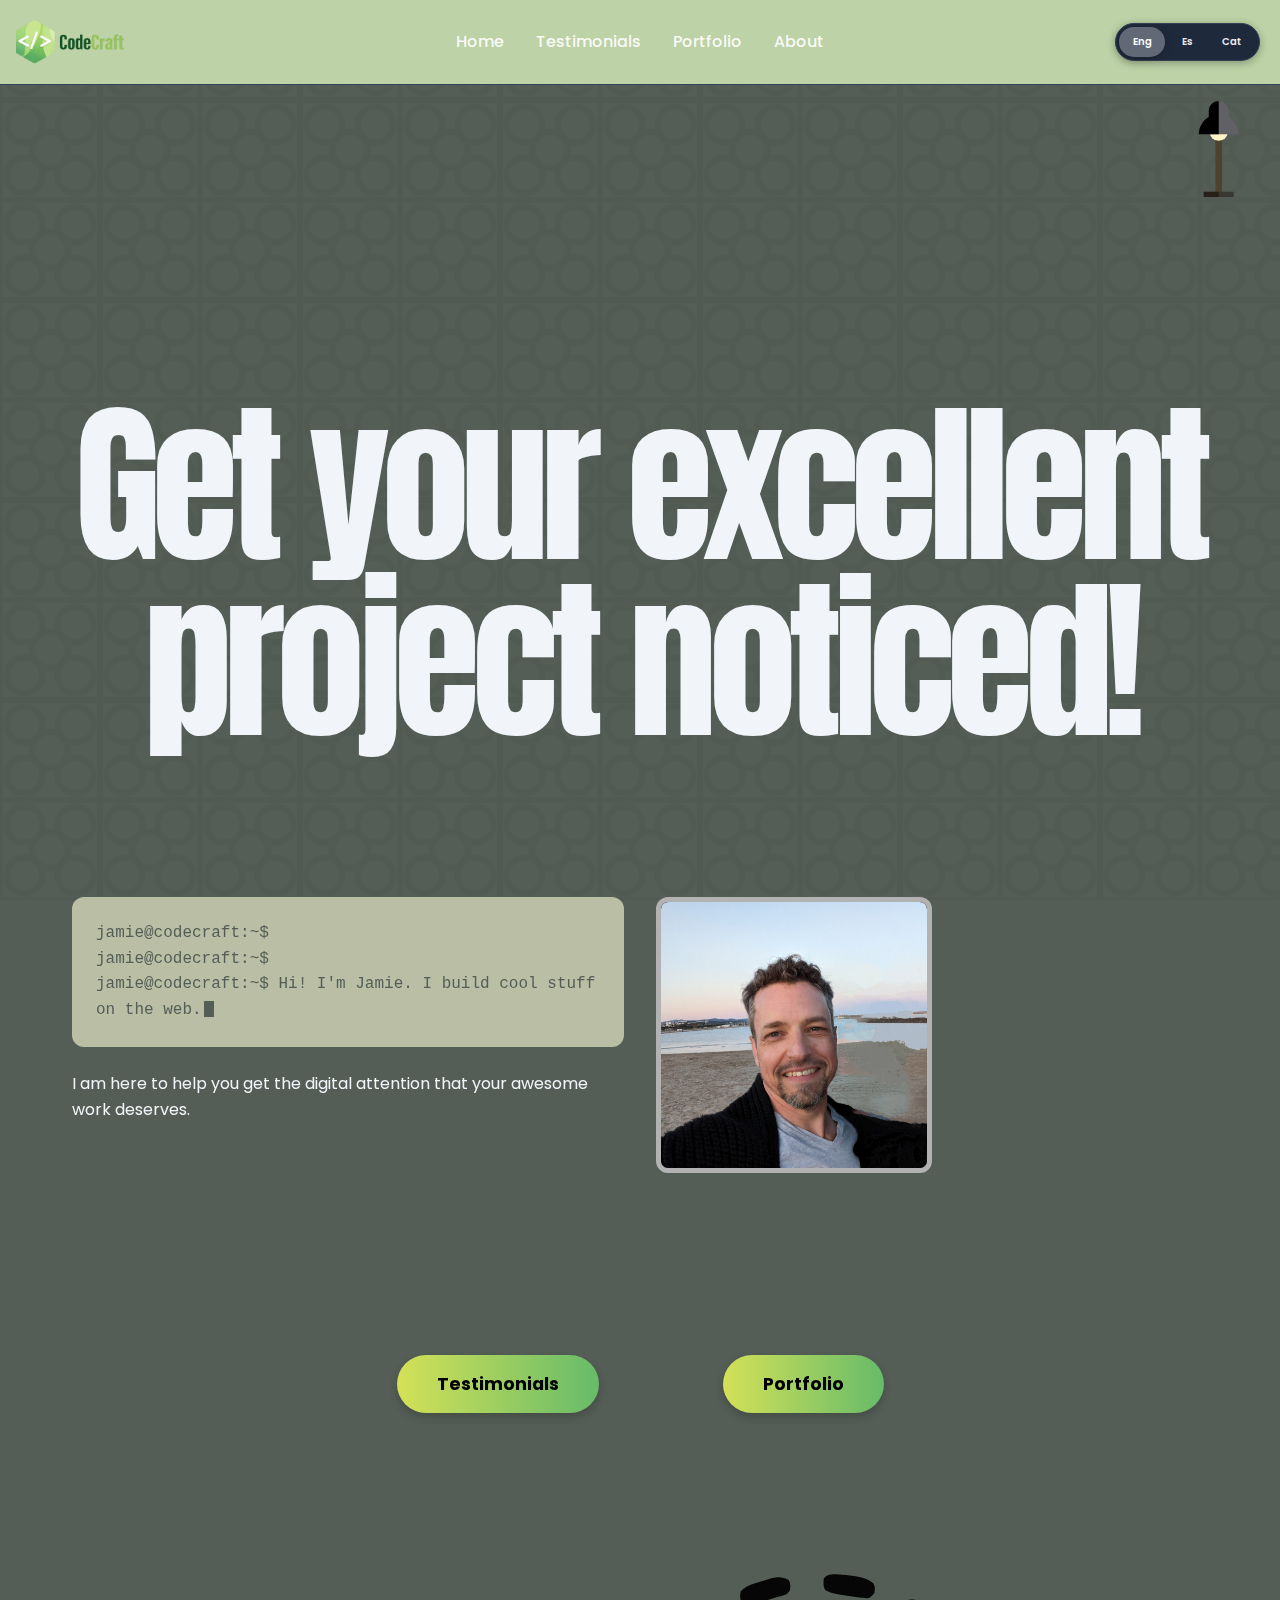
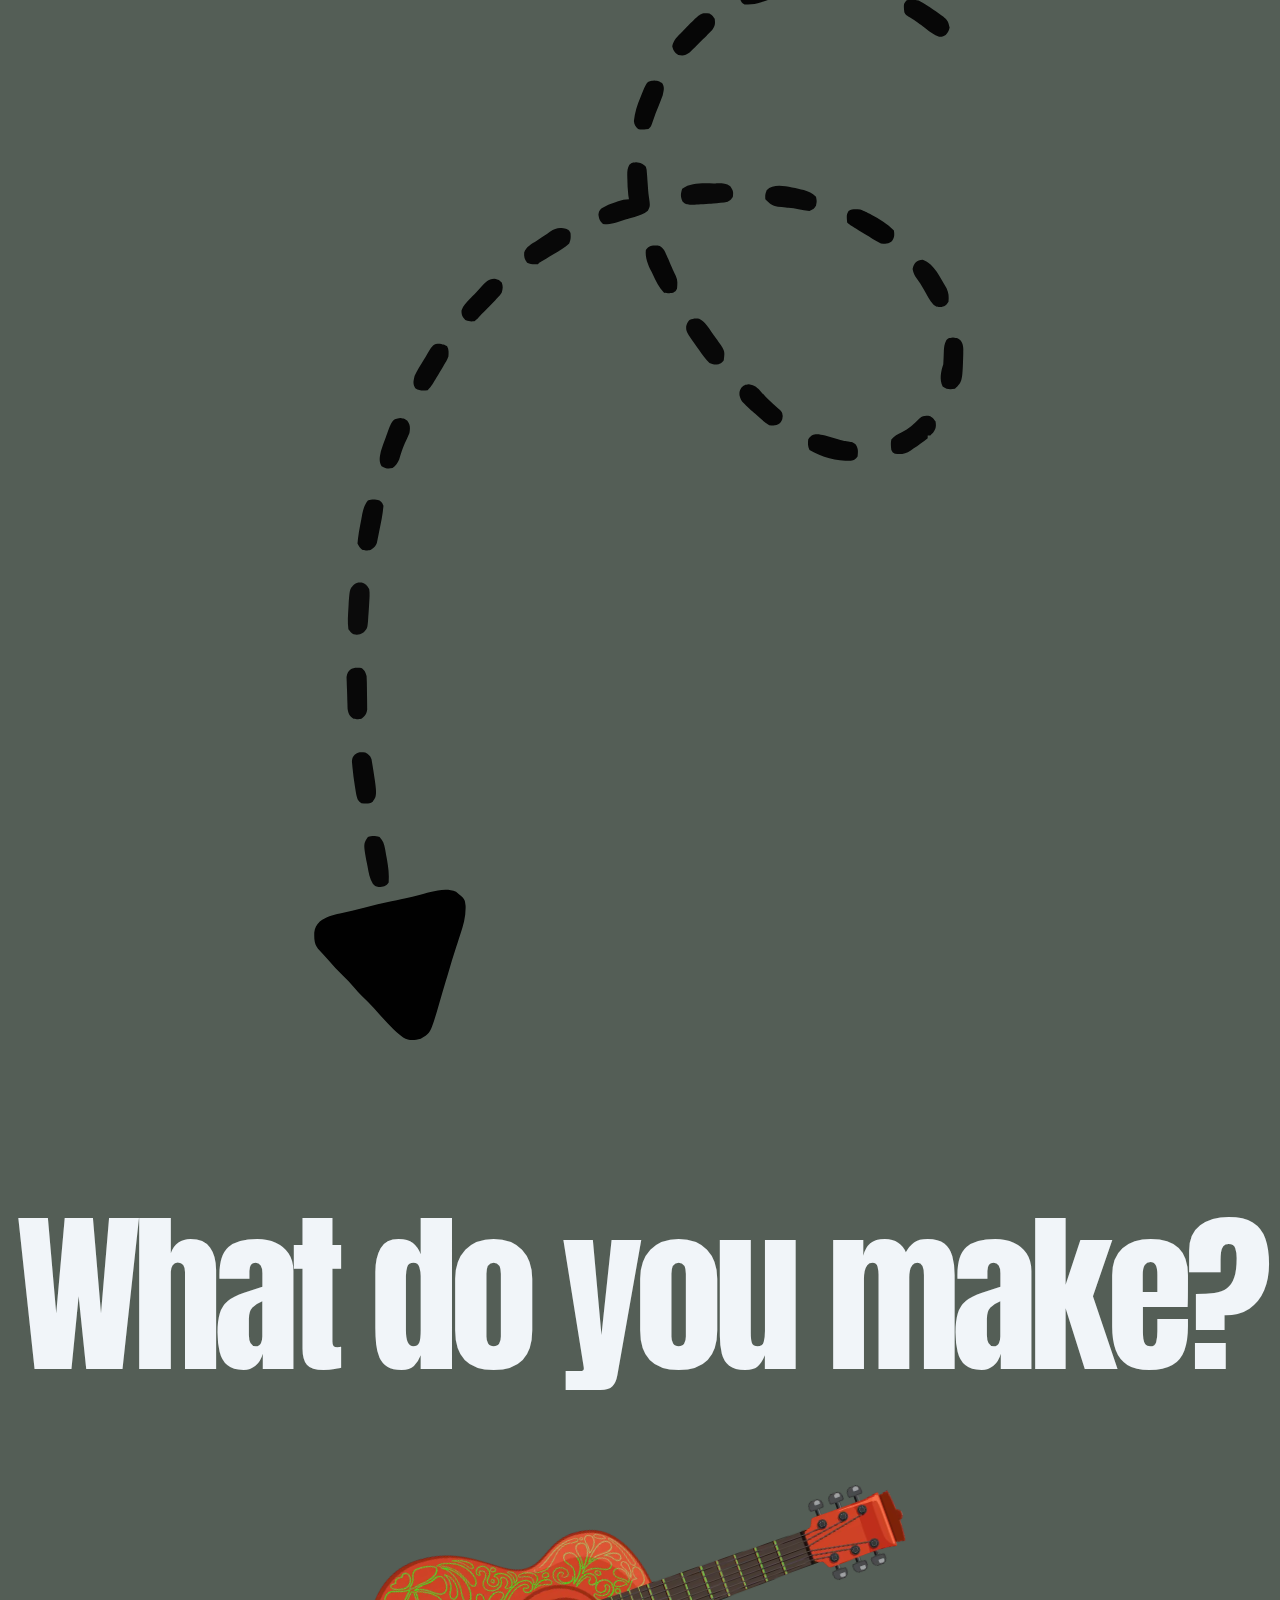
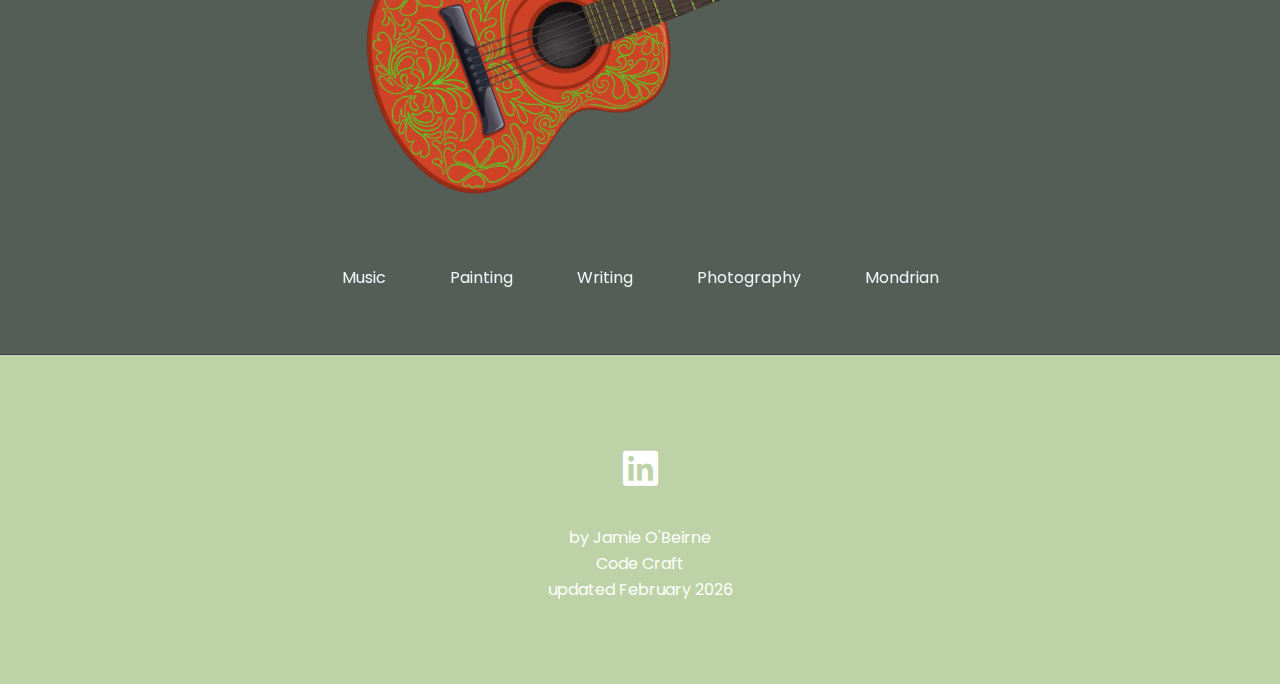
<file: index.html>
<!DOCTYPE html>
<html lang="en">
<head>
    <meta charset="UTF-8">
    <meta name="viewport" content="width=device-width, initial-scale=1.0">
    <title>CodeCraft </title>
    <link rel="icon" type="image/png" href="./assets/favicon.png">
    <link rel="stylesheet" href="index.css">
    <link rel="stylesheet" href="https://cdnjs.cloudflare.com/ajax/libs/font-awesome/6.4.0/css/all.min.css">
    <link rel="preconnect" href="https://fonts.googleapis.com">
    <link rel="preconnect" href="https://fonts.gstatic.com" crossorigin>
    <link href="https://fonts.googleapis.com/css2?family=Anton&family=Poppins:wght@300;400;500;600;700&display=swap" rel="stylesheet">
</head>
<body class="dark-theme">
    <!-- Navigation -->
    <nav class="navbar">
        <div class="mobile-menu-overlay" id="menuOverlay"></div>
        <div class="nav-container">
            <a href="index.html" class="logo">
                <img src="./assets/logo.png" alt="CodeCraft Logo" class="logo-image" onerror="this.style.display='none'; this.nextElementSibling.style.display='block';">
                <span class="logo-fallback" style="display:none;">CodeCraft</span>
            </a>
            <button class="hamburger-btn" id="hamburgerBtn" aria-label="Toggle menu">
                <span class="hamburger-line"></span>
                <span class="hamburger-line"></span>
                <span class="hamburger-line"></span>
            </button>
            <ul class="nav-menu" id="navMenu">
                <li><a href="index.html" class="nav-link" data-i18n="nav.home">Home</a></li>
                <li><a href="testimonials.html" class="nav-link" data-i18n="nav.testimonials">Testimonials</a></li>
                <li><a href="portfolio.html" class="nav-link" data-i18n="nav.portfolio">Portfolio</a></li>
                <li><a href="about.html" class="nav-link" data-i18n="nav.about">About</a></li>
                <li class="mobile-lang-container">
                    <div class="language-toggle mobile-toggle">
                        <button class="lang-btn active" data-lang="en">Eng</button>
                        <button class="lang-btn" data-lang="es">Es</button>
                        <button class="lang-btn" data-lang="ca">Cat</button>
                    </div>
                </li>
            </ul>
            <div class="header-controls">
                <div class="language-toggle" id="languageToggle">
                    <button class="lang-btn active" data-lang="en">Eng</button>
                    <button class="lang-btn" data-lang="es">Es</button>
                    <button class="lang-btn" data-lang="ca">Cat</button>
                </div>
            </div>
        </div>
    </nav>
    <div class="hero-illustration">
        <svg id="lampSvg" xmlns="http://www.w3.org/2000/svg" viewBox="0 0 500 800">
            <g id="light">
                <!-- Beam adjusted for longer stand: starts lower and expands further -->
                <polygon id="beam1" style="fill:#FFDA44;" points="89.946,276.757 0,800 500,800 422.054,276.757 256,249.081 "/>
                <polygon id="beam2" style="fill:#FF9811;" points="89.946,276.757 0,800 256,800 256,249.081 "/>
                
                <!-- Longer Stand: height increased from 249 to 549 -->
                <rect x="228.324" y="221.405" style="fill:#50412E;" width="55.351" height="549.081"/>
                
                <!-- Base moved lower: y increased from 456 to 756 -->
                <rect x="131.459" y="756.649" style="fill:#3a3733;" width="249.081" height="55.351"/>
                <rect x="131.459" y="756.649" style="fill:#282017;" width="124.541" height="55.351"/>
                
                <circle id="bulb" cx="256" cy="256" r="76.108"/>
                <path style="fill:#616064;" d="M339.027,132.924V83.027C339.027,37.173,301.854,0,256,0s-83.027,37.173-83.027,83.027v49.896
                    c-49.632,28.712-83.027,82.371-83.027,143.833h332.108C422.054,215.295,388.659,161.636,339.027,132.924z"/>
                <path d="M256,0c-45.854,0-83.027,37.173-83.027,83.027v49.896c-49.632,28.712-83.027,82.371-83.027,143.833H256
                    C256,276.757,256,73.341,256,0z"/>
            </g>
        </svg>
    </div>

    <h1 class="hero-headline1" data-i18n="hero.title">Get your excellent project noticed!</h1>

    <div class="hero-content-wrapper">

        <div class="hero-terminal-wrapper">
            <div class="hero-terminal">
            
                <div >jamie@codecraft:~$ </div>
                <div >jamie@codecraft:~$</div>
                <div data-i18n="hero.greeting">jamie@codecraft:~$ Hi! I'm Jamie. I build cool stuff on the web.<div class="blinking-cursor"></div></div>
            </div>
            <p class="terminal-text" data-i18n="hero.description">I am here to help you get the digital attention that your awesome work deserves.</p>
            <div class="signature-container">
            <img src="./assets/signature.png" alt="Signature" class="signature-image" />
            </div>
        </div>
        <div class="hero-image-box">
            <img src="./assets/me.jpg" alt="Jamie" class="hero-photo" />
        </div>
    </div>

    <div class="hero-buttons">
        <a href="testimonials.html"><button class="hero-btn" data-i18n="nav.testimonials">Testimonials</button></a>
        <a href="portfolio.html"><button class="hero-btn" data-i18n="nav.portfolio">Portfolio</button></a>
    </div>

    <div class="arrow-container">
        <svg version="1.1" xmlns="http://www.w3.org/2000/svg" width="813" height="996" viewBox="0 0 813 996" class="arrow-svg">
            <path d="M0 0 C268.29 0 536.58 0 813 0 C813 328.68 813 657.36 813 996 C544.71 996 276.42 996 0 996 C0 667.32 0 338.64 0 0 Z " fill="transparent" transform="translate(0,0)"/>
            <path d="M0 0 C6.79090516 5.59251014 6.79090516 5.59251014 7.36108398 10.98120117 C7.58115336 18.94593439 5.70678363 25.55820707 3.1875 33.0625 C2.5710601 34.96996513 1.9546696 36.87744765 1.3409729 38.78579712 C0.91644145 40.10377996 0.48997076 41.42113965 0.06161499 42.73788452 C-2.0775728 49.32000853 -4.07596122 55.94184846 -6.05145264 62.574646 C-6.6218069 64.48928101 -7.19492907 66.40309077 -7.76806641 68.31689453 C-9.56129995 74.31100985 -11.33516213 80.3099856 -13.07324219 86.3203125 C-19.57906543 108.7441993 -19.57906543 108.7441993 -27.1875 113.0625 C-32.34940473 114.38298726 -36.06605404 114.77724078 -40.6953125 112.1484375 C-44.39216458 109.35990288 -47.57927677 106.30385617 -50.8125 103 C-51.4322168 102.37383789 -52.05193359 101.74767578 -52.69042969 101.10253906 C-56.32653282 97.40509945 -59.8215158 93.63139042 -63.171875 89.671875 C-66.11243182 86.35363199 -69.31983864 83.29848273 -72.47265625 80.18359375 C-74.51214373 78.11757635 -76.430078 76.01994451 -78.3125 73.8125 C-81.17674231 70.46072709 -84.23858454 67.34470219 -87.375 64.25 C-91.1341761 60.53587818 -94.74879292 56.75489815 -98.17578125 52.73046875 C-100.80413446 49.66707777 -103.54584109 46.70554978 -106.2734375 43.73046875 C-109.3554291 39.91932304 -109.21679474 35.95004837 -109.1484375 31.25390625 C-108.73502561 27.46823448 -107.44653267 25.51934288 -104.875 22.75 C-99.78665633 19.42570038 -95.30878383 17.87825467 -89.375 16.75 C-83.10524146 15.50526852 -76.95770432 13.98858766 -70.78775024 12.3134613 C-63.82172769 10.43839325 -56.79363033 8.86797023 -49.75 7.3125 C-47.03470142 6.71036403 -44.31989254 6.10606705 -41.60546875 5.5 C-40.94217056 5.35200455 -40.27887238 5.20400909 -39.59547424 5.05152893 C-35.5672002 4.14695367 -31.55531048 3.19170575 -27.55078125 2.1875 C-26.61186035 1.95345459 -25.67293945 1.71940918 -24.70556641 1.47827148 C-23.01651257 1.05280965 -21.32969425 0.61830425 -19.64599609 0.17211914 C-13.26197823 -1.42898873 -6.19149658 -2.69195503 0 0 Z " fill="#010101" transform="translate(264.875,778.25)"/>
            <path d="M0 0 C3.74620381 0.46006012 4.90755205 0.88544326 7.5625 3.4375 C8.18432617 5.54711914 8.18432617 5.54711914 8.35546875 7.97265625 C8.42830078 8.86533203 8.50113281 9.75800781 8.57617188 10.67773438 C8.63353516 11.60908203 8.69089844 12.54042969 8.75 13.5 C8.88912546 15.32423382 9.02844782 17.14845263 9.16796875 18.97265625 C9.2251709 19.8764502 9.28237305 20.78024414 9.34130859 21.71142578 C9.48959004 23.53892093 9.70186622 25.36226498 9.97509766 27.17529297 C10.93427218 33.68199514 10.93427218 33.68199514 9.10546875 37.3984375 C5.92462796 39.94897344 2.74902573 41.03227447 -1.125 42.0625 C-2.56535676 42.47437812 -4.00546316 42.8871328 -5.4453125 43.30078125 C-6.1352832 43.49365723 -6.82525391 43.6865332 -7.53613281 43.88525391 C-9.89712306 44.57099607 -12.19366982 45.4000894 -14.5 46.25 C-18.24911926 47.49731692 -21.46728843 47.99332962 -25.4375 47.4375 C-28.05071414 45.24577201 -28.37859015 43.79095908 -28.9375 40.4375 C-28.4375 37.4375 -28.4375 37.4375 -26.3828125 35.421875 C-23.01995293 33.15618181 -19.64866309 31.87880846 -15.8125 30.6875 C-15.14476562 30.46707031 -14.47703125 30.24664062 -13.7890625 30.01953125 C-10.89158086 29.08654216 -8.49979641 28.4375 -5.4375 28.4375 C-5.685 26.9525 -5.685 26.9525 -5.9375 25.4375 C-6.47650874 21.03031093 -6.61932085 16.6231551 -6.6875 12.1875 C-6.70876953 11.49011719 -6.73003906 10.79273438 -6.75195312 10.07421875 C-6.7729638 6.95863611 -6.60596778 4.75571692 -5.13671875 1.98046875 C-3.4375 0.4375 -3.4375 0.4375 0 0 Z " fill="#070707" transform="translate(403.4375,216.5625)"/>
            <path d="M0 0 C3.34177711 1.16235726 4.07764571 2.02362322 5.875 5 C6.50614454 8.63756423 6.09687076 12.32724659 5.875 16 C5.83246094 16.7926123 5.78992188 17.58522461 5.74609375 18.40185547 C5.59049572 21.08342785 5.39437655 23.75942403 5.1875 26.4375 C5.10786011 27.75234375 5.10786011 27.75234375 5.02661133 29.09375 C4.46540954 35.37435634 4.46540954 35.37435634 1.453125 38.56640625 C-1.47349984 40.19378703 -2.84302963 40.67322469 -6.125 40 C-8.25390625 38.421875 -8.25390625 38.421875 -10.125 36 C-10.85892168 30.70083666 -10.45066241 25.33112834 -10.125 20 C-10.08101074 19.25878906 -10.03702148 18.51757812 -9.99169922 17.75390625 C-9.12202364 5.02476407 -9.12202364 5.02476407 -5.73828125 1.546875 C-3.125 0 -3.125 0 0 0 Z " fill="#0B0B0B" transform="translate(192.125,540)"/>
            <path d="M0 0 C0.68231689 -0.01313232 1.36463379 -0.02626465 2.06762695 -0.03979492 C5.70222303 -0.04566956 8.48856683 0.04966655 11.5 2.1875 C13.66551116 5.43576674 14.05156953 6.41844157 13.5 10.1875 C12.17578125 12.26953125 12.17578125 12.26953125 9.5 14.1875 C5.79751966 14.99065699 2.08854932 15.20908114 -1.6875 15.4375 C-2.69103516 15.51484375 -3.69457031 15.5921875 -4.72851562 15.671875 C-21.5922615 16.90072311 -21.5922615 16.90072311 -25.125 14.125 C-26.93683431 10.25426307 -26.77676828 8.24311688 -25.5 4.1875 C-18.37024386 -1.13488789 -8.53774924 0.1042258 0 0 Z " fill="#090909" transform="translate(464.5,232.8125)"/>
            <path d="M0 0 C4.69969089 2.14117412 7.47001321 7.26266944 10.37646484 11.34936523 C11.46121094 12.81986328 11.46121094 12.81986328 12.56787109 14.32006836 C20.05641086 24.52724311 20.05641086 24.52724311 19.00146484 31.91186523 C17.43896484 33.97436523 17.43896484 33.97436523 15.00146484 34.91186523 C11.75146484 35.22436523 11.75146484 35.22436523 8.00146484 33.91186523 C4.91549815 30.87449644 2.48225172 27.45027638 0.00146484 23.91186523 C-0.64435547 23.01725586 -1.29017578 22.12264648 -1.95556641 21.20092773 C-10.01822255 9.89623511 -10.01822255 9.89623511 -9.93603516 5.78686523 C-8.99853516 2.91186523 -8.99853516 2.91186523 -7.37353516 0.97436523 C-4.75591565 -0.19667507 -2.83788245 -0.4648447 0 0 Z " fill="#080808" transform="translate(451.99853515625,337.088134765625)"/>
            <path d="M0 0 C1.9375 1.5625 1.9375 1.5625 3 4 C2.43319111 10.69447257 1.05816887 17.24245498 -0.3125 23.8125 C-0.51294922 24.84826172 -0.71339844 25.88402344 -0.91992188 26.95117188 C-1.12810547 27.94310547 -1.33628906 28.93503906 -1.55078125 29.95703125 C-1.73294189 30.85397705 -1.91510254 31.75092285 -2.1027832 32.67504883 C-3.20811608 35.53928965 -4.36871101 36.47404233 -7 38 C-10 38.5 -10 38.5 -13 38 C-15.4375 36 -15.4375 36 -17 33 C-16.78080976 30.27063111 -16.45796508 27.69100623 -16 25 C-15.79443481 23.79077881 -15.79443481 23.79077881 -15.5847168 22.55712891 C-15.12399615 19.97002441 -14.62888078 17.3915234 -14.125 14.8125 C-13.96386719 13.93658203 -13.80273438 13.06066406 -13.63671875 12.15820312 C-12.7480159 7.6147959 -11.95561911 3.70566316 -9 0 C-5.4314543 -1.18951523 -3.60804584 -0.97717908 0 0 Z " fill="#070707" transform="translate(206,477)"/>
            <path d="M0 0 C2.61593153 1.83115207 2.96989455 2.90968366 4 6 C4.24870792 10.1299236 4.27066387 14.25986636 4.29516602 18.39672852 C4.3067077 19.75555822 4.32719454 21.11434181 4.35668945 22.47290039 C4.39935549 24.43863675 4.41293055 26.40493641 4.42578125 28.37109375 C4.44036377 29.54599365 4.45494629 30.72089355 4.4699707 31.93139648 C3.90406349 35.62640311 2.95970621 36.78531983 0 39 C-3 39.5 -3 39.5 -6 39 C-9.25340863 36.66087043 -9.93567916 35.38180192 -10.609375 31.3828125 C-10.67714223 29.96438571 -10.7229127 28.54478634 -10.75 27.125 C-10.77602295 26.37774658 -10.8020459 25.63049316 -10.82885742 24.8605957 C-10.87791523 23.32383124 -10.9178492 21.78674886 -10.94873047 20.24951172 C-10.99695626 18.13354761 -11.08832768 16.02404401 -11.19140625 13.91015625 C-11.23136719 12.68167969 -11.27132812 11.45320312 -11.3125 10.1875 C-11.34988281 9.08792969 -11.38726562 7.98835937 -11.42578125 6.85546875 C-10.43750108 0.22764489 -6.03153116 -0.76764942 0 0 Z " fill="#080808" transform="translate(192,606)"/>
            <path d="M0 0 C3.77899895 1.12114631 6.35453601 2.5296008 9.41015625 5.01171875 C10.09765625 8.51171875 10.09765625 8.51171875 9.41015625 12.01171875 C7.66015625 14.57421875 7.66015625 14.57421875 4.41015625 16.01171875 C1.50021428 15.848762 -1.20460663 15.32192138 -4.0546875 14.7109375 C-6.66132103 14.19537131 -9.08805892 13.83068884 -11.71875 13.59375 C-12.42281982 13.52687988 -13.12688965 13.46000977 -13.85229492 13.39111328 C-15.87597745 13.20729097 -17.90086902 13.03692866 -19.92578125 12.8671875 C-24.56070869 11.78504559 -26.32550684 10.43221992 -29.58984375 7.01171875 C-29.71484375 3.38671875 -29.71484375 3.38671875 -28.58984375 0.01171875 C-22.06357953 -6.5593482 -8.31807934 -1.53906709 0 0 Z " fill="#080808" transform="translate(532.58984375,237.98828125)"/>
            <path d="M0 0 C3 0.5 3 0.5 5.375 2.0625 C7.71699012 5.57548519 7.59983762 7.30113667 7 11.5 C5.90652176 14.24017866 4.66212176 16.8667221 3.36328125 19.515625 C1.53314855 23.52199 0.31092229 27.64514912 -0.91015625 31.87109375 C-2.15472155 34.87321722 -3.49020606 36.45515844 -6 38.5 C-9.58929251 39.09821542 -11.2987069 38.91358311 -14.4375 37.0625 C-16.7751088 33.22882158 -15.83773536 29.72127971 -15 25.5 C-13.91857559 21.81647272 -12.58510627 18.26141512 -11.1875 14.6875 C-10.84396484 13.76001953 -10.50042969 12.83253906 -10.14648438 11.87695312 C-5.96437885 0.99406314 -5.96437885 0.99406314 0 0 Z " fill="#060606" transform="translate(222,413.5)"/>
            <path d="M0 0 C2.4884336 1.46730188 3.75888989 2.36337429 4.79296875 5.09375 C9.32525897 32.7362329 9.32525897 32.7362329 5.703125 37.8203125 C2.85511351 39.79301771 0.33928861 39.35778092 -3 39 C-5.78800955 37.20867019 -6.06114604 35.7669134 -6.9140625 32.515625 C-7.16641073 31.09639704 -7.4025013 29.67421275 -7.625 28.25 C-7.74689697 27.50081299 -7.86879395 26.75162598 -7.99438477 25.97973633 C-8.78523579 20.89936066 -9.46540705 15.80759753 -9.9375 10.6875 C-10.04964844 9.49511719 -10.16179687 8.30273438 -10.27734375 7.07421875 C-10 4 -10 4 -8.19140625 1.609375 C-5.24911752 -0.55145023 -3.57610427 -0.52151521 0 0 Z " fill="#070707" transform="translate(195,671)"/>
            <path d="M0 0 C8.93807626 3.27729463 13.60754209 14.11605641 18.28125 21.98046875 C19.92567797 25.78102169 20.18195491 28.27633692 19.75 32.375 C17.75 35.375 17.75 35.375 14.4375 36.375 C10.75 36.375 10.75 36.375 8.25 34.6875 C5.12135734 31.00493372 2.88320335 26.64375554 0.53125 22.4453125 C-1.07937493 19.66910373 -2.81636222 17.10370588 -4.6875 14.5 C-6.53085025 11.76709735 -7.25010598 10.37443832 -7.875 7.0625 C-6.75291437 2.2375318 -4.92162045 0.56787928 0 0 Z " fill="#080808" transform="translate(624.25,291.625)"/>
            <path d="M0 0 C3.5440448 0.96218411 7.06104912 1.98027819 10.5703125 3.0625 C14.02610475 4.08624579 14.02610475 4.08624579 17.77734375 4.5234375 C21 5 21 5 23.4375 6.625 C25.60852177 9.92495309 25.49248002 12.13051412 25 16 C23.40864467 18.18243017 22.49344383 18.90148873 19.828125 19.43359375 C8.77510646 19.45034075 -2.48216409 16.71070155 -12 11 C-13.42041821 8.15916359 -13.31452272 6.14522722 -13 3 C-9.82644604 -2.38124367 -5.37089982 -1.21376267 0 0 Z " fill="#060606" transform="translate(549,427)"/>
            <path d="M0 0 C2.375 1.625 2.375 1.625 4 4 C4.67296739 7.95368341 4.32778892 9.49739033 2.125 12.875 C1.42375 13.57625 0.7225 14.2775 0 15 C-0.66 15 -1.32 15 -2 15 C-2 15.66 -2 16.32 -2 17 C-5.4852752 19.9117489 -9.2545794 22.43547656 -13 25 C-13.67417969 25.46664063 -14.34835937 25.93328125 -15.04296875 26.4140625 C-19.09861249 28.994083 -22.24414871 29.64021075 -27 29 C-28.9375 28 -28.9375 28 -30 26 C-30.40370719 23.27071195 -30.55717919 20.70942039 -30 18 C-27.83983685 15.16172739 -25.09403709 13.92828876 -21.9375 12.375 C-16.56198922 9.55925626 -12.60095897 6.09368614 -8.38671875 1.7578125 C-5.36698919 -0.4662109 -3.67202851 -0.46214312 0 0 Z " fill="#080808" transform="translate(630,412)"/>
            <path d="M0 0 C2 1.0625 2 1.0625 3 3 C3.26566955 6.42418525 3.35018797 7.9408116 2 11 C-1.4895872 14.20146668 -5.43923851 16.52566841 -9.5 18.9375 C-10.58410156 19.60845703 -11.66820312 20.27941406 -12.78515625 20.97070312 C-14.77950346 22.20500186 -16.78085576 23.42809906 -18.79101562 24.63647461 C-20.894637 25.81787177 -20.894637 25.81787177 -22 27 C-25.17815029 27.28250225 -27.4180179 27.24504509 -30.375 26 C-32.42800265 23.4732275 -32.88207588 21.34333522 -32.67578125 18.1015625 C-31.20220048 13.51898184 -26.86758437 11.47565169 -23 9 C-21.69425312 8.10310284 -20.38964197 7.20455086 -19.0859375 6.3046875 C-17.68424876 5.36685994 -16.28059138 4.4319682 -14.875 3.5 C-14.20662109 3.04189941 -13.53824219 2.58379883 -12.84960938 2.11181641 C-8.23005606 -0.84310477 -5.52082962 -1.49379056 0 0 Z " fill="#080808" transform="translate(350,268)"/>
            <path d="M0 0 C4.7083832 0.6089707 6.6437249 2.64406434 9.65234375 6.04296875 C10.68810271 7.14771322 11.7258651 8.25058279 12.765625 9.3515625 C13.26529785 9.88894043 13.7649707 10.42631836 14.27978516 10.97998047 C16.75454277 13.56757154 19.46390618 15.86258499 22.19140625 18.17578125 C25.67267508 21.15717558 25.67267508 21.15717558 26.08984375 24.35546875 C25.71484375 27.48046875 25.71484375 27.48046875 24.08984375 29.85546875 C20.99962072 31.96983188 19.41276655 31.87618743 15.71484375 31.48046875 C11.64112839 29.00692344 8.21717778 25.69882975 4.71484375 22.48046875 C4.20066895 22.01543945 3.68649414 21.55041016 3.15673828 21.07128906 C-5.91075805 12.79411809 -5.91075805 12.79411809 -7.18359375 8.328125 C-7.28515625 5.48046875 -7.28515625 5.48046875 -5.78515625 2.60546875 C-3.28515625 0.48046875 -3.28515625 0.48046875 0 0 Z " fill="#060606" transform="translate(490.28515625,387.51953125)"/>
            <path d="M0 0 C2.375 1.625 2.375 1.625 4 4 C4.53597054 7.87149609 4.36961815 9.48125907 2.07568359 12.70068359 C1.19219238 13.59094238 0.30870117 14.48120117 -0.6015625 15.3984375 C-1.31268692 16.11817245 -1.31268692 16.11817245 -2.03817749 16.85244751 C-3.04136267 17.85970324 -4.05211592 18.85947108 -5.06982422 19.85205078 C-6.62065114 21.37074126 -8.13684996 22.91879552 -9.65234375 24.47265625 C-10.63349874 25.44984617 -11.61651346 26.42517308 -12.6015625 27.3984375 C-13.49182129 28.28192871 -14.38208008 29.16541992 -15.29931641 30.07568359 C-18.51874093 32.36961815 -20.12850391 32.53597054 -24 32 C-26.9425305 29.98668966 -27.82340722 28.70637112 -28.6875 25.25 C-27.61950737 20.20130755 -24.57381544 17.59694694 -21 14 C-19.9035393 12.87770824 -18.80719376 11.75530396 -17.7109375 10.6328125 C-6.59490738 -0.65949074 -6.59490738 -0.65949074 0 0 Z " fill="#060606" transform="translate(460,102)"/>
            <path d="M0 0 C3.5625 0.5 3.5625 0.5 5.76171875 2.0625 C8.17495778 5.32901009 8.08620705 8.10046828 7.9375 12 C7.92243408 12.70688965 7.90736816 13.4137793 7.8918457 14.14208984 C7.27759185 33.78490815 7.27759185 33.78490815 1.5625 39.5 C-2.45099191 39.95435757 -4.61360492 40.09732393 -7.9375 37.6875 C-10.53155428 32.17513466 -9.32464785 26.16144355 -7.4375 20.5 C-7.24287653 17.13013065 -7.09285046 13.7667627 -7.0078125 10.39257812 C-6.86709543 7.22937573 -6.61932536 4.83951461 -5.11328125 2.02734375 C-3.4375 0.5 -3.4375 0.5 0 0 Z " fill="#070707" transform="translate(647.4375,351.5)"/>
            <path d="M0 0 C1.11592529 0.07855225 1.11592529 0.07855225 2.25439453 0.15869141 C9.78107008 0.80146535 19.96754411 1.6960846 26.07421875 6.38671875 C27.90937934 8.94306526 27.62146809 10.8997234 27.1875 13.9375 C25.515625 16.1328125 25.515625 16.1328125 23.1875 17.9375 C20.55078125 18.21484375 20.55078125 18.21484375 17.5 17.875 C16.36304688 17.74867187 15.22609375 17.62234375 14.0546875 17.4921875 C9.73624011 16.87277383 5.42695079 16.22523485 1.125 15.5 C0.39901611 15.37810303 -0.32696777 15.25620605 -1.07495117 15.13061523 C-4.58684428 14.49616364 -7.79886069 13.91402653 -10.8125 11.9375 C-12.35413175 8.8542365 -12.10997535 6.32871901 -11.8125 2.9375 C-8.46587462 -0.83599086 -4.66451479 -0.37362167 0 0 Z " fill="#060606" transform="translate(559.8125,72.0625)"/>
            <path d="M0 0 C2.58824295 2.79802645 3.49900771 5.17141204 4.16796875 8.88671875 C4.33876953 9.82580078 4.50957031 10.76488281 4.68554688 11.73242188 C4.85119141 12.70759766 5.01683594 13.68277344 5.1875 14.6875 C5.36474609 15.64333984 5.54199219 16.59917969 5.72460938 17.58398438 C6.76299677 23.46550683 7.45115648 29.02950055 7 35 C4.88623854 37.78418121 4.17625881 37.97436235 0.5625 38.5 C-3 38 -3 38 -5.08203125 36.109375 C-7.72546463 31.82389034 -8.40836677 27.66872533 -9.25 22.75 C-9.42273438 21.84636719 -9.59546875 20.94273437 -9.7734375 20.01171875 C-12.46042492 5.19063737 -12.46042492 5.19063737 -9 0 C-5.4314543 -1.18951523 -3.60804584 -0.97717908 0 0 Z " fill="#070707" transform="translate(206,736)"/>
            <path d="M0 0 C3.5625 0.4375 3.5625 0.4375 6.0625 2 C8.20796786 5.48638528 7.36761166 7.472935 6.5625 11.4375 C5.66370426 13.95089887 4.73506861 16.36595114 3.6875 18.8125 C1.91025692 23.08284953 0.20094055 27.3341865 -1.1875 31.75 C-2.4375 35.4375 -2.4375 35.4375 -4.4375 37.4375 C-10.12098624 37.9787844 -10.12098624 37.9787844 -12.4375 37.4375 C-14.37719067 35.36223173 -15.37578046 34.08598481 -15.64794922 31.22631836 C-14.87943172 24.69391966 -13.1034333 19.05179276 -10.5625 13 C-10.21058594 12.11634766 -9.85867188 11.23269531 -9.49609375 10.32226562 C-5.56264153 0.70797256 -5.56264153 0.70797256 0 0 Z " fill="#060606" transform="translate(417.4375,153.5625)"/>
            <path d="M0 0 C3.75 0.8125 3.75 0.8125 5.75 1.9375 C7.20406588 4.66387353 6.95930255 6.75145021 6.75 9.8125 C5.71875 12.34765625 5.71875 12.34765625 4.25 14.875 C3.70859375 15.8134375 3.1671875 16.751875 2.609375 17.71875 C1.99578125 18.7396875 1.3821875 19.760625 0.75 20.8125 C0.40775391 21.38613281 0.06550781 21.95976562 -0.28710938 22.55078125 C-6.68292683 33.24542683 -6.68292683 33.24542683 -9.25 35.8125 C-13.13002054 36.24361339 -15.39921964 36.34423772 -18.75 34.25 C-20.90396123 30.749813 -20.11188451 28.77716874 -19.25 24.8125 C-17.23635778 20.54456077 -14.79648092 16.55596797 -12.31542969 12.54736328 C-11.33028437 10.94322886 -10.38585744 9.3142788 -9.4453125 7.68359375 C-4.83807299 0.22071501 -4.83807299 0.22071501 0 0 Z " fill="#070707" transform="translate(252.25,356.1875)"/>
            <path d="M0 0 C3.6875 0.8125 3.6875 0.8125 5.75 3 C6.83026223 6.24078668 6.63206876 7.57327206 5.6875 10.8125 C4.375 12.734375 4.375 12.734375 2.6875 14.5625 C2.06101562 15.24441406 1.43453125 15.92632812 0.7890625 16.62890625 C-2.18132737 19.71524071 -5.18239119 22.76402402 -8.25 25.75390625 C-10.26445503 27.70375852 -10.26445503 27.70375852 -11.75 29.52734375 C-12.9375 30.9375 -12.9375 30.9375 -15.3125 32.8125 C-18.9375 32.9375 -18.9375 32.9375 -22.3125 31.8125 C-24.53278022 29.31468476 -25.35511025 27.89257712 -25.22265625 24.53515625 C-23.95181045 20.73352739 -21.49221784 18.31147834 -18.75 15.5 C-18.20569336 14.9325708 -17.66138672 14.3651416 -17.10058594 13.78051758 C-16.00990761 12.64581868 -14.91572562 11.51447593 -13.81787109 10.38671875 C-12.5134336 9.02262324 -11.26120047 7.608968 -10.01953125 6.1875 C-6.93479064 2.73948654 -4.771079 0.34635782 0 0 Z " fill="#060606" transform="translate(294.3125,306.1875)"/>
            <path d="M0 0 C3.39453125 1.28515625 3.39453125 1.28515625 6.8125 3.0625 C7.41416992 3.37469482 8.01583984 3.68688965 8.63574219 4.00854492 C14.83576491 7.30220399 21.01497167 11.01497167 26 16 C26.46879799 19.59411792 26.44361448 21.35164037 24.375 24.375 C21.21192425 26.53920973 19.81100417 26.44549933 16 26 C13.04654513 24.69293912 10.35779168 23.02657307 7.625 21.3125 C6.90828125 20.87744141 6.1915625 20.44238281 5.453125 19.99414062 C3.29237952 18.677802 1.14537148 17.34122203 -1 16 C-1.75442383 15.53384277 -2.50884766 15.06768555 -3.28613281 14.58740234 C-4.00897461 14.13961426 -4.73181641 13.69182617 -5.4765625 13.23046875 C-6.12963379 12.82594482 -6.78270508 12.4214209 -7.45556641 12.00463867 C-9 11 -9 11 -10 10 C-10.45681382 3.83301344 -10.45681382 3.83301344 -8.9375 1.0625 C-5.90669454 -0.59955461 -3.41466301 -0.23138374 0 0 Z " fill="#050505" transform="translate(576,253)"/>
            <path d="M0 0 C2.45346757 1.27703267 4.60871955 2.52127638 6.875 4.0625 C7.77919678 4.66650635 7.77919678 4.66650635 8.70166016 5.28271484 C22.44793221 14.63399519 22.44793221 14.63399519 23.875 20.75 C23 24 23 24 20.8125 26.5 C18 28 18 28 15.78125 27.921875 C11.82698018 26.61119006 8.95911628 24.28075668 5.6875 21.75 C4.35713379 20.7438883 3.02511694 19.73995525 1.69140625 18.73828125 C1.05605957 18.26084473 0.42071289 17.7834082 -0.23388672 17.29150391 C-2.38054133 15.72172192 -4.59584539 14.30664732 -6.875 12.9375 C-10 11 -10 11 -11 9 C-11.57003257 2.72964169 -11.57003257 2.72964169 -9.4375 0 C-5.93235315 -1.43800896 -3.68450469 -0.79634072 0 0 Z " fill="#070707" transform="translate(621,92)"/>
            <path d="M0 0 C1.0209375 -0.01160156 1.0209375 -0.01160156 2.0625 -0.0234375 C4.58809441 0.49593877 5.32070503 1.44024914 7 3.375 C8.04321289 5.30444336 8.04321289 5.30444336 8.97265625 7.46484375 C9.48602539 8.64143555 9.48602539 8.64143555 10.00976562 9.84179688 C10.35716797 10.65712891 10.70457031 11.47246094 11.0625 12.3125 C11.76099763 13.9260936 12.46019315 15.53938531 13.16015625 17.15234375 C13.46574463 17.86640381 13.77133301 18.58046387 14.08618164 19.31616211 C14.71529037 20.7335476 15.38834406 22.13196821 16.09619141 23.51171875 C17.71806302 26.85535034 17.29166068 29.70007541 17 33.375 C15.9375 35.375 15.9375 35.375 14 36.375 C10.5625 36.875 10.5625 36.875 7 36.375 C2.98092962 32.307115 0.73721335 27.23008016 -1.6875 22.125 C-2.09033203 21.31675781 -2.49316406 20.50851562 -2.90820312 19.67578125 C-5.34064723 14.58272407 -7.67823889 9.13819751 -7 3.375 C-4.8295075 0.64657888 -3.48036932 -0.03954965 0 0 Z " fill="#060606" transform="translate(418,280.625)"/>
            <path d="M0 0 C1.57871675 2.69310505 1.3812182 4.75280525 1.0625 7.8125 C-1.14712067 11.126931 -1.45206109 11.24511425 -5.0625 12.1875 C-8.37486643 13.08911939 -11.65284066 14.03112949 -14.91015625 15.11328125 C-15.60544434 15.34160645 -16.30073242 15.56993164 -17.01708984 15.80517578 C-18.39341918 16.25885117 -19.76757887 16.71917781 -21.13916016 17.18701172 C-25.53386326 18.61117053 -29.32867301 19.12282002 -33.9375 18.8125 C-35.875 17.75 -35.875 17.75 -36.9375 15.8125 C-37.4375 12.375 -37.4375 12.375 -36.9375 8.8125 C-33.3283271 5.23051485 -29.39877714 3.65054766 -24.625 2.1875 C-23.95855469 1.97657715 -23.29210937 1.7656543 -22.60546875 1.54833984 C-20.71986826 0.95770864 -18.82882638 0.38453055 -16.9375 -0.1875 C-16.10863281 -0.45046875 -15.27976562 -0.7134375 -14.42578125 -0.984375 C-9.39458402 -2.44727714 -4.60517375 -2.82252585 0 0 Z " fill="#060606" transform="translate(520.9375,76.1875)"/>
        </svg>
    </div>

    <h2 class="hero-headline2">What do you make?</h2>

    <div class="category-image">
        <div class="guitar-container">
            <img src="./assets/guitar.webp" alt="Guitar" class="guitar-svg" id="guitar-image" />
            <span class="music-note note-1">♪</span>
            <span class="music-note note-2">♫</span>
            <span class="music-note note-3">♪</span>
            <span class="music-note note-4">♬</span>
            <span class="music-note note-5">♩</span>
            <span class="music-note note-6">♪</span>
        </div>
        <div class="painting-container">
            <img src="./assets/painting.webp" alt="Painting" class="painting-image" id="painting-image" style="display: none;" />
        </div>
       
        <div class="writing-text-container">
            <section>
                <div class="tilt-l">The snow</div>
                <div class="tilt-r">in the</div>
                <div class="tilt-r2x">mountains</div>
                <div id="one" class="tilt-r">was melting &</div>
                <div id="two" class="tilt-l">Bunny had been dead</div>
                <div id="three" class="tilt-r2x">for</div>
                <div id="one" class="tilt-l">several weeks</div>
                <div id="four" class="tilt-l">before</div>
                <div id="five" class="tilt-r">we</div>
                <div id="six" class="tilt-l2x">came to</div>
                <div id="seven" class="tilt-r2x">understand</div>
                <div id="eight" class="tilt-l2x">the</div>
                <div id="nine" class="tilt-r">gravity</div>
                <div id="ten" class="tilt-l">of</div>
                <div id="two" class="tilt-r">our</div>
                <div id="two" class="tilt-r2x">situation.</div>
            </section>
            <section>
                <i>The Secret History</i>
            </section>
            <section>
                <div>by Donna Tartt</div>
            </section>
        </div>
        <div class="mondrian-container">
            <div class="mondrian-block block-1"></div>
            <div class="mondrian-block block-2"></div>
            <div class="mondrian-block block-3"></div>
            <div class="mondrian-block block-7"></div>
            <div class="mondrian-block block-8"></div>
            <div class="mondrian-block block-9"></div>
            <div class="mondrian-block block-10"></div>
        </div>
        <div class="photography-container">
            <div class="photo-split-wrapper">
                <div class="photo-left">
                    <svg version="1.0" id="Layer_1" xmlns="http://www.w3.org/2000/svg" xmlns:xlink="http://www.w3.org/1999/xlink" 
                         width="100%" height="100%" viewBox="0 0 64 64" enable-background="new 0 0 64 64" xml:space="preserve" class="camera-svg">
                        <g>
                            <!-- Lens and inner details -->
                            <path class="camera-lens" fill="#B9BEA5" d="M32,48c6.627,0,12-5.373,12-12s-5.373-12-12-12s-12,5.373-12,12S25.373,48,32,48z M32,28
                                c4.418,0,8,3.582,8,8c0,0.553-0.447,1-1,1s-1-0.447-1-1c0-3.313-2.687-6-6-6c-0.553,0-1-0.447-1-1S31.447,28,32,28z"/>
                            <!-- Main lens ring -->
                            <path class="camera-accent" fill="#069e2d" d="M32,52c8.837,0,16-7.162,16-16c0-8.837-7.163-16-16-16s-16,7.163-16,16C16,44.838,23.163,52,32,52z M32,22
                                c7.732,0,14,6.268,14,14s-6.268,14-14,14s-14-6.268-14-14S24.268,22,32,22z"/>
                            <circle class="camera-lens" fill="#B9BEA5" cx="55" cy="21" r="1"/>
                            <!-- Upper body -->
                            <path class="camera-body" fill="#04773b" d="M60,12c0,0-7,0-8,0s-1.582,0.004-2.793-1.207s-5.538-5.538-5.538-5.538C43.481,5.067,42.33,4,41,4
                                S24.453,4,23,4s-2.498,1.084-2.686,1.271c0,0-4.326,4.326-5.521,5.521S13.018,12,12,12V9c0-0.553-0.447-1-1-1H5
                                C4.447,8,4,8.447,4,9v3c-2.211,0-4,1.789-4,4v12h15.893C18.84,22.078,24.937,18,32,18s13.16,4.078,16.107,10H64V16
                                C64,13.789,62.211,12,60,12z M10,12c-1.24,0-2.782,0-4,0v-2h4V12z M55,24c-1.657,0-3-1.344-3-3s1.343-3,3-3s3,1.344,3,3
                                S56.657,24,55,24z"/>
                            <!-- Lower body -->
                            <path class="camera-body" fill="#04773b" d="M50,36c0,9.941-8.059,18-18,18s-18-8.059-18-18c0-2.107,0.381-4.121,1.046-6H0v26c0,2.211,1.789,4,4,4h56
                                c2.211,0,4-1.789,4-4V30H48.954C49.619,31.879,50,33.893,50,36z"/>
                        </g>
                    </svg>
                </div>
                <div class="photo-right">
                    <div class="code-content">
                        <div>&lt;div class="signature-</div>
                        <div>container"&gt;</div>
                        <div style="padding-left: 20px;">&lt;img src="</div>
                        <div style="padding-left: 20px;"><span class="code-orange">./assets/signature.png</span>"</div>
                        <div style="padding-left: 40px;">alt="<span class="code-yellow">Signature</span>"</div>
                        <div style="padding-left: 40px;">class="<span class="code-yellow">signature-</span>" /&gt;</div>
                        <div style="padding-left: 40px;">image</span>" /&gt;</div>
                        <div>&lt;/div&gt;</div>
                        <div>&lt;div class="hero-&gt;</div>
                        <div>&lt;image-box"&gt;</div>
                        <div style="padding-left: 20px;">&lt;img src="<
                        <div style="padding-left: 20px;">&lt;img src="</div>
                        <div style="padding-left: 20px;"><span class="code-orange">./assets/me.jpg</span>"</div>
                        <div style="padding-left: 40px;">alt=</div>
                        <div style="padding-left: 40px;">"Jamie</span>" class=</div>
                        <div style="padding-left: 40px;">"hero-photo</span>" /&gt;</div>
                        <div>&lt;/div&gt;</div>
                    </div>
                    <!-- Polaroid Overlay -->
                    <div class="polaroid-stack">
                        <div class="polaroid" style="--angle: -5deg; --x: -10px; --y: 10px;">
                            <img src="assets/logo.png" alt="CodeCraft">
                            <div class="caption">Code Craft</div>
                        </div>
                        <div class="polaroid" style="--angle: 3deg; --x: 15px; --y: -5px;">
                            <img src="assets/logo.png" alt="CodeCraft">
                            <div class="caption">Welcome</div>
                        </div>
                    </div>
                </div>
            </div>
        </div>
    </div>

    <div class="category-links">
        <a href="#" class="category-link" data-category="music" data-i18n="categories.music">Music</a>
        <a href="#" class="category-link" data-category="painting" data-i18n="categories.painting">Painting</a>
        <a href="#" class="category-link" data-category="writing" data-i18n="categories.writing">Writing</a>
        <a href="#" class="category-link" data-category="photography" data-i18n="categories.photography">Photography</a>
        <a href="#" class="category-link" data-category="mondrian" data-i18n="categories.mondrian">Mondrian</a>
    </div>
   
    <footer class="main-footer">
        <div class="footer-container">
            <div class="footer-social">
                <a href="https://www.linkedin.com/in/jamie-o-beirne/" target="_blank" rel="noopener noreferrer" class="social-icon">
                    <i class="fab fa-linkedin"></i>
                </a>
            </div>
            <p>by Jamie O'Beirne</p>
            <p>Code Craft</p>
            <p>updated February 2026</p>
        </div>
    </footer>

    <script src="contentLoader.js"></script>
    <script src="myScript.js"></script>
</body>
</html>
</file>
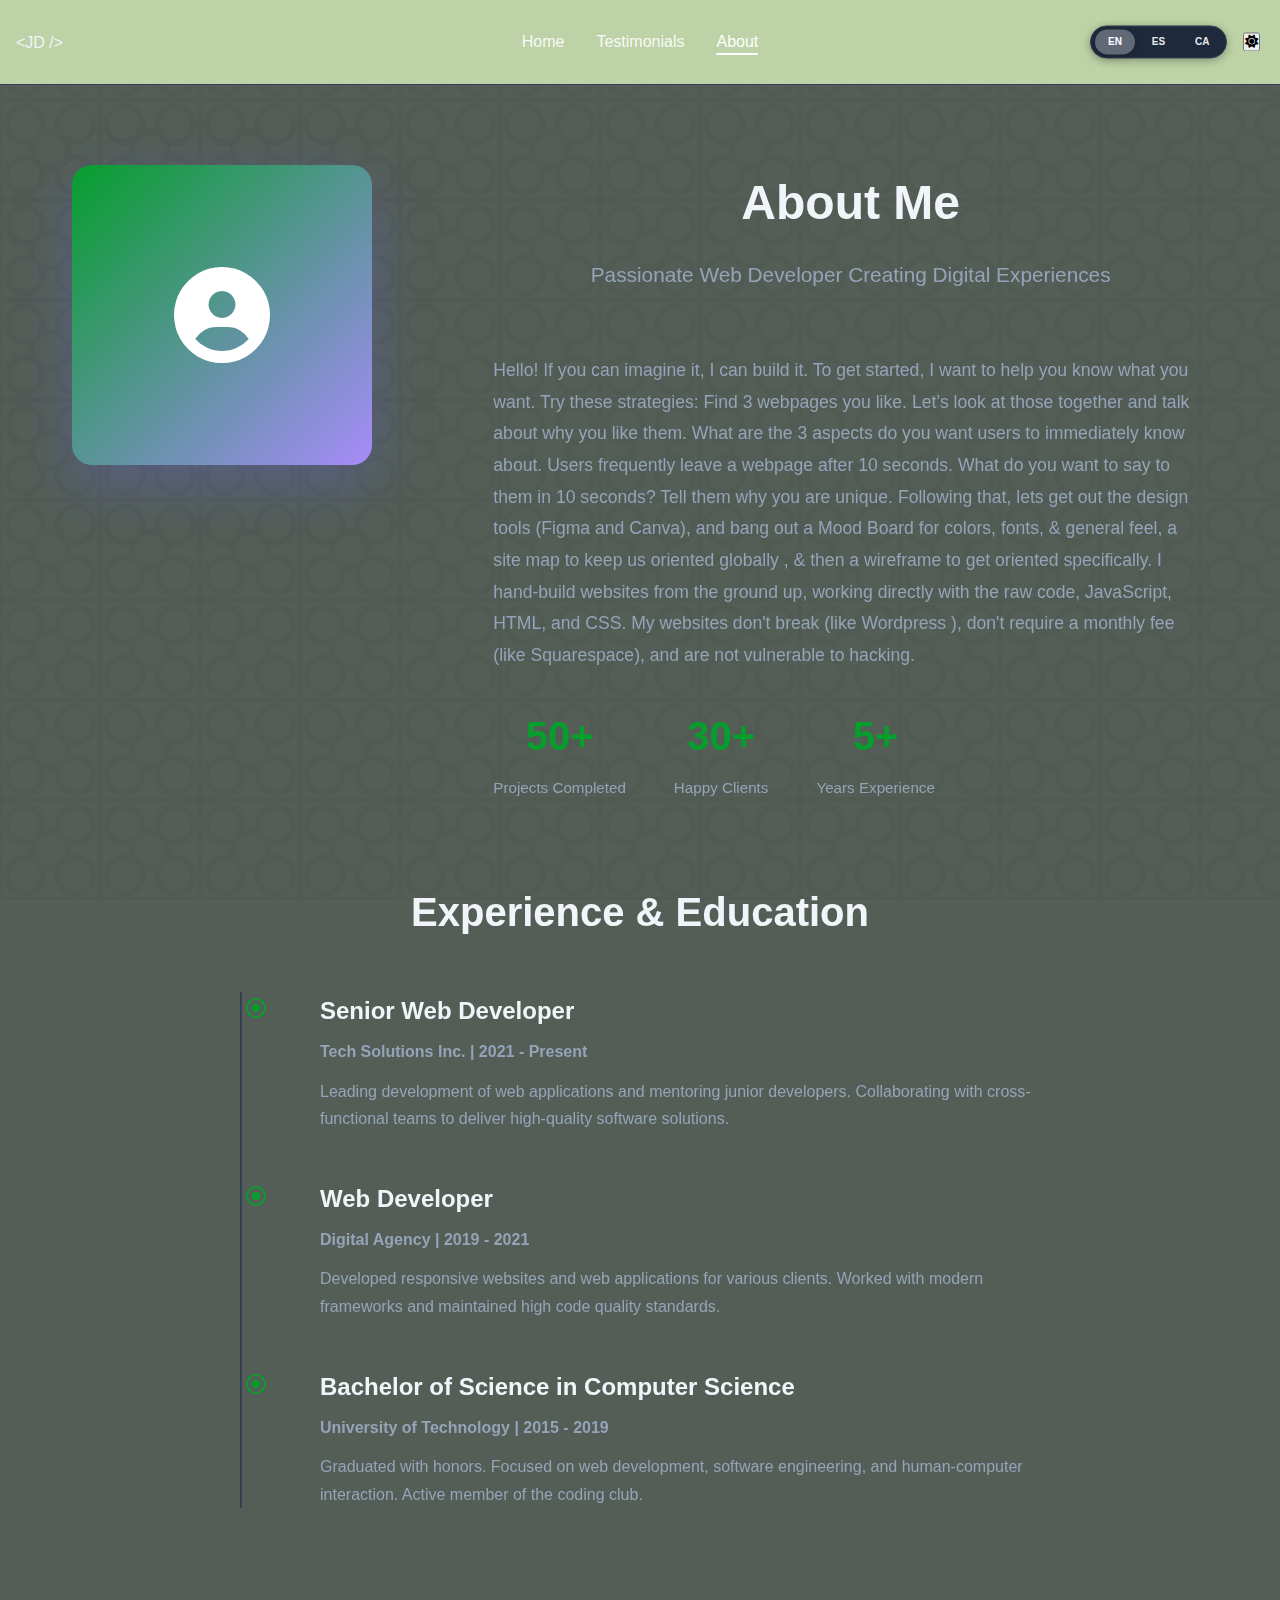
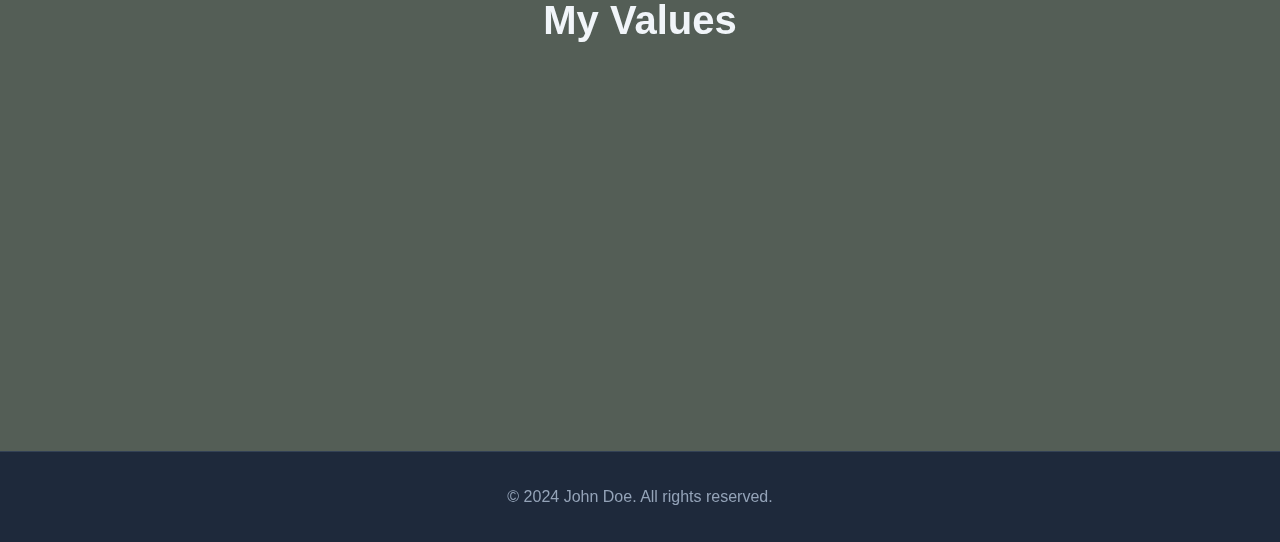
<file: about.html>
<!DOCTYPE html>
<html lang="en">
<head>
    <meta charset="UTF-8">
    <meta name="viewport" content="width=device-width, initial-scale=1.0">
    <title>About - John Doe Portfolio</title>
    <link rel="stylesheet" href="index.css">
    <link rel="stylesheet" href="https://cdnjs.cloudflare.com/ajax/libs/font-awesome/6.4.0/css/all.min.css">
</head>
<body class="dark-theme">
    <!-- Navigation -->
    <nav class="navbar">
        <div class="nav-container">
            <div class="logo">
                <span class="logo-text">&lt;JD /&gt;</span>
            </div>
            <ul class="nav-menu">
                <li><a href="index.html" class="nav-link" data-i18n="nav.home">Home</a></li>
                <li><a href="testimonials.html" class="nav-link" data-i18n="nav.testimonials">Testimonials</a></li>
                <li><a href="about.html" class="nav-link active" data-i18n="nav.about">About</a></li>
            </ul>
            <div class="header-controls">
                <div class="language-toggle" id="languageToggle">
                    <button class="lang-btn active" data-lang="en">EN</button>
                    <button class="lang-btn" data-lang="es">ES</button>
                    <button class="lang-btn" data-lang="ca">CA</button>
                </div>
                <button class="theme-toggle" id="themeToggle" aria-label="Toggle theme">
                    <i class="fas fa-sun"></i>
                </button>
            </div>
        </div>
    </nav>

    <!-- About Section -->
    <section class="about-section">
        <div class="container">
            <div class="about-content">
                <div class="about-image">
                    <div class="image-placeholder-large">
                        <i class="fas fa-user-circle"></i>
                    </div>
                </div>
                <div class="about-text">
                    <div class="page-header">
                        <h1 class="page-title" data-i18n="about.title">About Me</h1>
                        <p class="page-subtitle" data-i18n="about.subtitle">1231</p>
                    </div>
                    
                    <div class="about-description">
                        <!--<p data-i18n="about.paragraph1">-->
                            <p>
                            Hello! 

If you can imagine it, I can build it.

To get started, I want to help you know what you want. Try these strategies:

Find 3 webpages you like. Let’s look at those together and talk about why you like them.

What are the 3 aspects do you want users to immediately know about.

Users frequently leave a webpage after 10 seconds. What do you want to say to them in 10 seconds? Tell them why you are unique.

Following that, lets get out the design tools (Figma and Canva), and bang out a Mood Board for colors, fonts, & general feel, a site map to keep us oriented globally , & then a wireframe to get oriented specifically. 

I hand-build websites from the ground up, working directly with the raw code, JavaScript, HTML, and CSS. 

My websites don't break (like Wordpress ), don't require a monthly fee (like Squarespace), and are not vulnerable to hacking.
                        </p>
                    
                    </div>

                    <div class="about-stats">
                        <div class="stat-item">
                            <div class="stat-number">50+</div>
                            <div class="stat-label" data-i18n="about.stats.projects">Projects Completed</div>
                        </div>
                        <div class="stat-item">
                            <div class="stat-number">30+</div>
                            <div class="stat-label" data-i18n="about.stats.clients">Happy Clients</div>
                        </div>
                        <div class="stat-item">
                            <div class="stat-number">5+</div>
                            <div class="stat-label" data-i18n="about.stats.experience">Years Experience</div>
                        </div>
                    </div>
                </div>
            </div>

            <div class="experience-section">
                <h2 class="section-title" data-i18n="about.experience.title">Experience & Education</h2>
                <div class="timeline">
                    <div class="timeline-item">
                        <div class="timeline-marker"></div>
                        <div class="timeline-content">
                            <h3 data-i18n="about.experience.job1.title">Senior Web Developer</h3>
                            <p class="timeline-company">Tech Solutions Inc. | 2021 - Present</p>
                            <p data-i18n="about.experience.job1.description">Leading development of web applications and mentoring junior developers. 
                            Collaborating with cross-functional teams to deliver high-quality software solutions.</p>
                        </div>
                    </div>
                    <div class="timeline-item">
                        <div class="timeline-marker"></div>
                        <div class="timeline-content">
                            <h3 data-i18n="about.experience.job2.title">Web Developer</h3>
                            <p class="timeline-company">Digital Agency | 2019 - 2021</p>
                            <p data-i18n="about.experience.job2.description">Developed responsive websites and web applications for various clients. 
                            Worked with modern frameworks and maintained high code quality standards.</p>
                        </div>
                    </div>
                    <div class="timeline-item">
                        <div class="timeline-marker"></div>
                        <div class="timeline-content">
                            <h3 data-i18n="about.experience.education.title">Bachelor of Science in Computer Science</h3>
                            <p class="timeline-company">University of Technology | 2015 - 2019</p>
                            <p data-i18n="about.experience.education.description">Graduated with honors. Focused on web development, software engineering, 
                            and human-computer interaction. Active member of the coding club.</p>
                        </div>
                    </div>
                </div>
            </div>

            <div class="values-section">
                <h2 class="section-title" data-i18n="about.values.title">My Values</h2>
                <div class="values-grid">
                    <div class="value-card">
                        <i class="fas fa-lightbulb"></i>
                        <h3 data-i18n="about.values.innovation.title">Innovation</h3>
                        <p data-i18n="about.values.innovation.description">Always exploring new technologies and creative solutions to solve problems.</p>
                    </div>
                    <div class="value-card">
                        <i class="fas fa-heart"></i>
                        <h3 data-i18n="about.values.passion.title">Passion</h3>
                        <p data-i18n="about.values.passion.description">Genuine love for coding and creating digital experiences that make a difference.</p>
                    </div>
                    <div class="value-card">
                        <i class="fas fa-users"></i>
                        <h3 data-i18n="about.values.collaboration.title">Collaboration</h3>
                        <p data-i18n="about.values.collaboration.description">Believing in the power of teamwork and open communication to achieve great results.</p>
                    </div>
                    <div class="value-card">
                        <i class="fas fa-chart-line"></i>
                        <h3 data-i18n="about.values.growth.title">Growth</h3>
                        <p data-i18n="about.values.growth.description">Continuously learning and improving to stay at the forefront of web development.</p>
                    </div>
                </div>
            </div>
        </div>
    </section>

    <!-- Footer -->
    <footer class="footer">
        <div class="container">
            <p>&copy; 2024 John Doe. <span data-i18n="footer.rights">All rights reserved.</span></p>
        </div>
    </footer>

    <script src="myScript.js"></script>
</body>
</html>
</file>
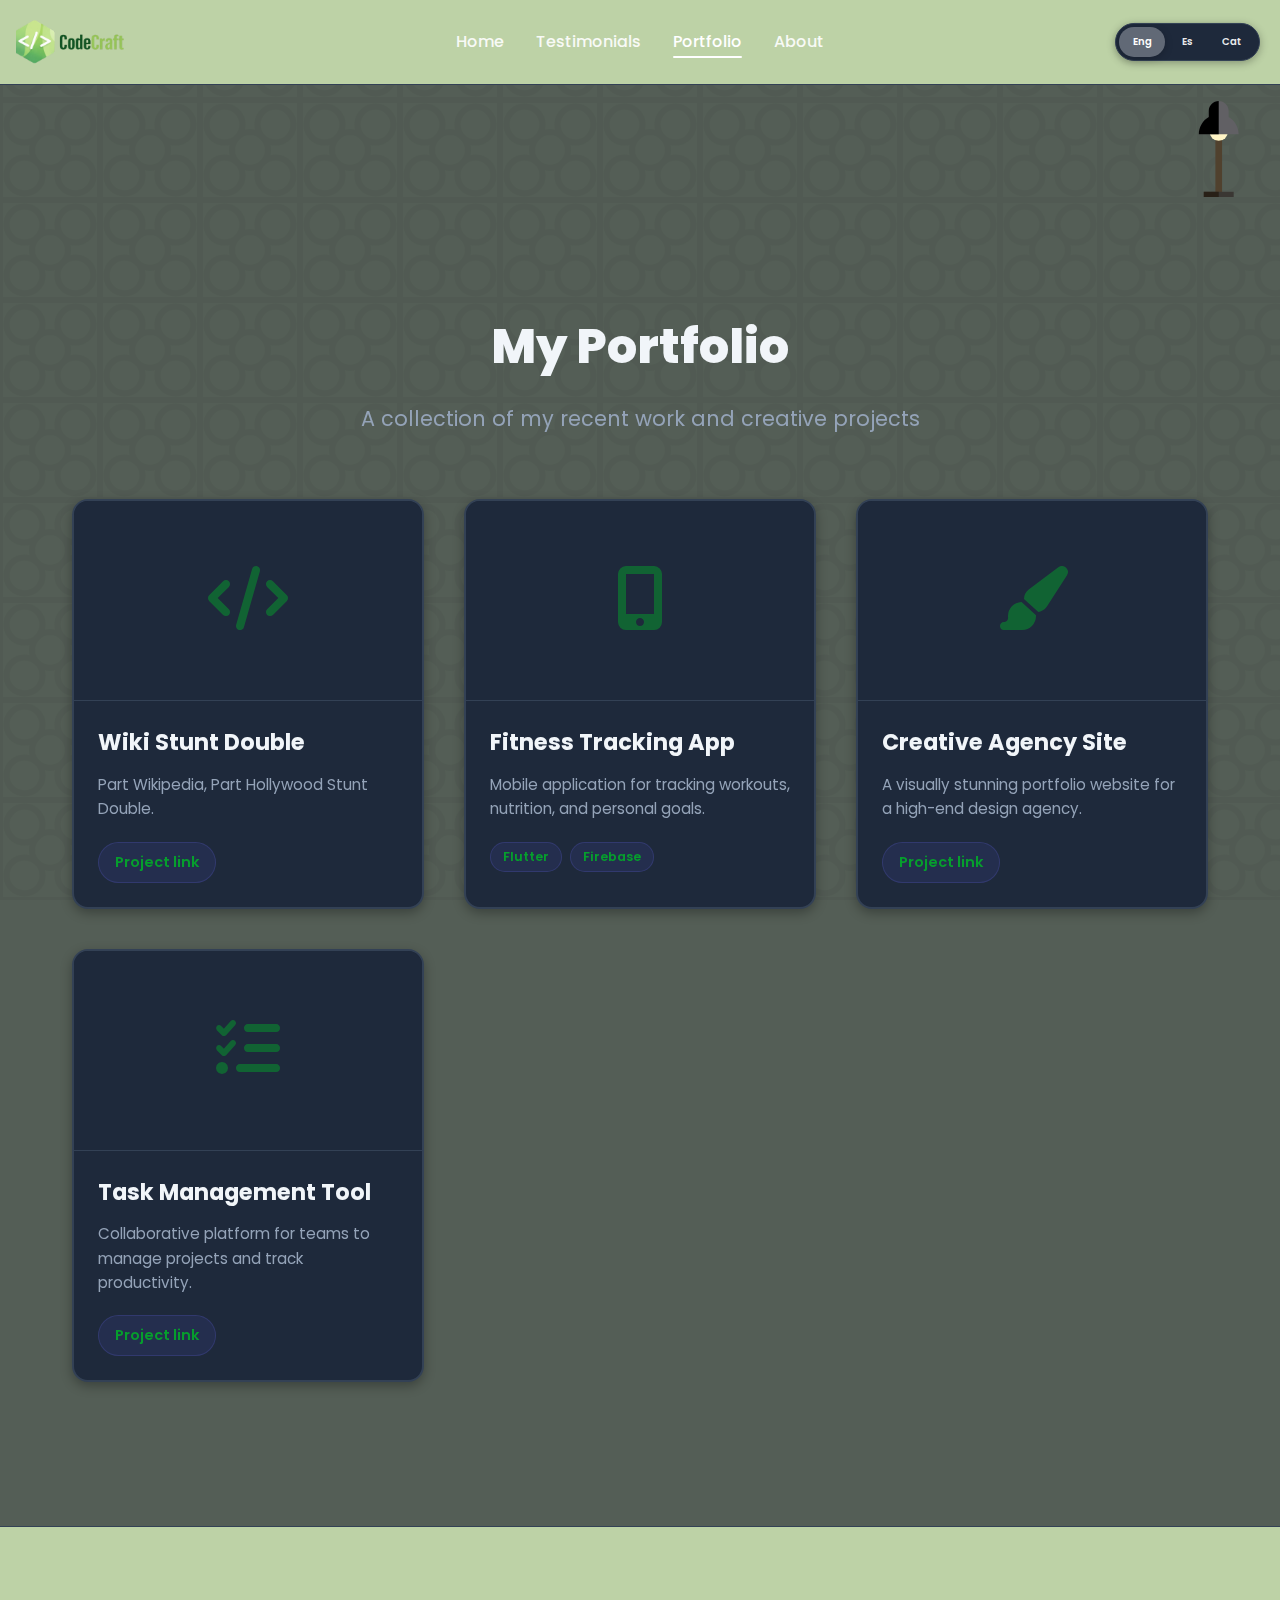
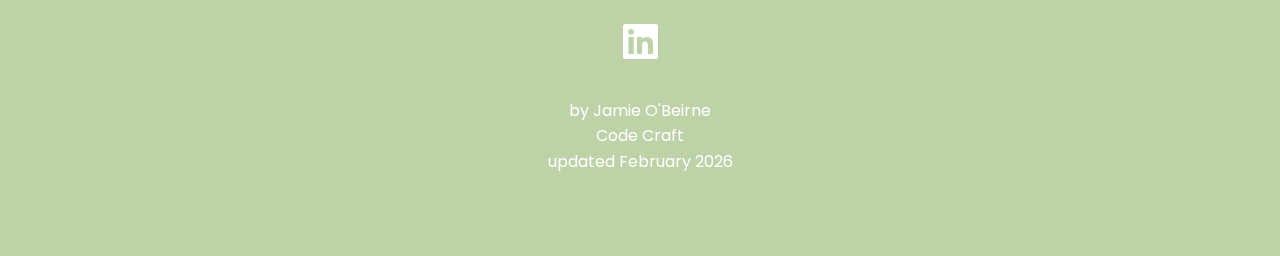
<file: portfolio.html>
<!DOCTYPE html>
<html lang="en">
<head>
    <meta charset="UTF-8">
    <meta name="viewport" content="width=device-width, initial-scale=1.0">
    <title>Portfolio - CodeCraft</title>
    <link rel="icon" type="image/png" href="./assets/favicon.png">
    <link rel="stylesheet" href="index.css">
    <link rel="stylesheet" href="https://cdnjs.cloudflare.com/ajax/libs/font-awesome/6.4.0/css/all.min.css">
    <link rel="preconnect" href="https://fonts.googleapis.com">
    <link rel="preconnect" href="https://fonts.gstatic.com" crossorigin>
    <link href="https://fonts.googleapis.com/css2?family=Anton&family=Poppins:wght@300;400;500;600;700&display=swap" rel="stylesheet">
</head>
<body class="dark-theme">
    <!-- Navigation -->
    <nav class="navbar">
        <div class="mobile-menu-overlay" id="menuOverlay"></div>
        <div class="nav-container">
            <a href="index.html" class="logo">
                <img src="./assets/logo.png" alt="CodeCraft Logo" class="logo-image" onerror="this.style.display='none'; this.nextElementSibling.style.display='block';">
                <span class="logo-fallback" style="display:none;">CodeCraft</span>
            </a>
            <button class="hamburger-btn" id="hamburgerBtn" aria-label="Toggle menu">
                <span class="hamburger-line"></span>
                <span class="hamburger-line"></span>
                <span class="hamburger-line"></span>
            </button>
            <ul class="nav-menu" id="navMenu">
                <li><a href="index.html" class="nav-link" data-i18n="nav.home">Home</a></li>
                <li><a href="testimonials.html" class="nav-link" data-i18n="nav.testimonials">Testimonials</a></li>
                <li><a href="portfolio.html" class="nav-link active" data-i18n="nav.portfolio">Portfolio</a></li>
                <li><a href="about.html" class="nav-link" data-i18n="nav.about">About</a></li>
                <li class="mobile-lang-container">
                    <div class="language-toggle mobile-toggle">
                        <button class="lang-btn active" data-lang="en">Eng</button>
                        <button class="lang-btn" data-lang="es">Es</button>
                        <button class="lang-btn" data-lang="ca">Cat</button>
                    </div>
                </li>
            </ul>
            <div class="header-controls">
                <div class="language-toggle" id="languageToggle">
                    <button class="lang-btn active" data-lang="en">Eng</button>
                    <button class="lang-btn" data-lang="es">Es</button>
                    <button class="lang-btn" data-lang="ca">Cat</button>
                </div>
            </div>
        </div>
    </nav>

    <div class="hero-illustration">
        <svg id="lampSvg" xmlns="http://www.w3.org/2000/svg" viewBox="0 0 500 800">
            <g id="light">
                <polygon id="beam1" style="fill:#FFDA44;" points="89.946,276.757 0,800 500,800 422.054,276.757 256,249.081 "/>
                <polygon id="beam2" style="fill:#FF9811;" points="89.946,276.757 0,800 256,800 256,249.081 "/>
                <rect x="228.324" y="221.405" style="fill:#50412E;" width="55.351" height="549.081"/>
                <rect x="131.459" y="756.649" style="fill:#3a3733;" width="249.081" height="55.351"/>
                <rect x="131.459" y="756.649" style="fill:#282017;" width="124.541" height="55.351"/>
                <circle id="bulb" cx="256" cy="256" r="76.108"/>
                <path style="fill:#616064;" d="M339.027,132.924V83.027C339.027,37.173,301.854,0,256,0s-83.027,37.173-83.027,83.027v49.896
                    c-49.632,28.712-83.027,82.371-83.027,143.833h332.108C422.054,215.295,388.659,161.636,339.027,132.924z"/>
                <path d="M256,0c-45.854,0-83.027,37.173-83.027,83.027v49.896c-49.632,28.712-83.027,82.371-83.027,143.833H256
                    C256,276.757,256,73.341,256,0z"/>
            </g>
        </svg>
    </div>

    <!-- Portfolio Section -->
    <section class="portfolio-section">
        <div class="container">
            <div class="page-header">
                <h1 class="page-title" data-i18n="portfolio.title">My Portfolio</h1>
                <p class="page-subtitle" data-i18n="portfolio.subtitle">A collection of my recent work and creative projects</p>
            </div>

            <div class="portfolio-grid">
                <!-- Project 1 -->
                <div class="portfolio-card">
                    <div class="portfolio-image-container">
                        <div class="image-placeholder">
                            <i class="fas fa-code"></i>
                        </div>
                    </div>
                    <div class="portfolio-info">
                        <h3 data-i18n="portfolio.project1.title">Wiki Stunt Double</h3>
                        <p data-i18n="portfolio.project1.description">Part Wikipedia, Part Hollywood Stunt Double.</p>
                        <a href="https://jamieobeirne.github.io/Wiki-Stunt-Double/" target="_blank" rel="noopener noreferrer" class="project-link">Project link</a>
                    </div>
                </div>

                <!-- Project 2 -->
                <div class="portfolio-card">
                    <div class="portfolio-image-container">
                        <div class="image-placeholder">
                            <i class="fas fa-mobile-alt"></i>
                        </div>
                    </div>
                    <div class="portfolio-info">
                        <h3 data-i18n="portfolio.project2.title">Fitness Tracking App</h3>
                        <p data-i18n="portfolio.project2.description">Mobile application for tracking workouts, nutrition, and personal goals.</p>
                        <div class="portfolio-tags">
                            <span>Flutter</span>
                            <span>Firebase</span>
                        </div>
                    </div>
                </div>

                <!-- Project 3 -->
                <div class="portfolio-card">
                    <div class="portfolio-image-container">
                        <div class="image-placeholder">
                            <i class="fas fa-paint-brush"></i>
                        </div>
                    </div>
                    <div class="portfolio-info">
                        <h3 data-i18n="portfolio.project3.title">Creative Agency Site</h3>
                        <p data-i18n="portfolio.project3.description">A visually stunning portfolio website for a high-end design agency.</p>
                        <a href="#" class="project-link">Project link</a>
                    </div>
                </div>

                <!-- Project 4 -->
                <div class="portfolio-card">
                    <div class="portfolio-image-container">
                        <div class="image-placeholder">
                            <i class="fas fa-tasks"></i>
                        </div>
                    </div>
                    <div class="portfolio-info">
                        <h3 data-i18n="portfolio.project4.title">Task Management Tool</h3>
                        <p data-i18n="portfolio.project4.description">Collaborative platform for teams to manage projects and track productivity.</p>
                        <a href="#" class="project-link">Project link</a>
                    </div>
                </div>
            </div>
        </div>
    </section>

    <footer class="main-footer">
        <div class="footer-container">
            <div class="footer-social">
                <a href="https://www.linkedin.com/in/jamie-o-beirne/" target="_blank" rel="noopener noreferrer" class="social-icon">
                    <i class="fab fa-linkedin"></i>
                </a>
            </div>
            <p>by Jamie O'Beirne</p>
            <p>Code Craft</p>
            <p>updated February 2026</p>
        </div>
    </footer>

    <script src="contentLoader.js"></script>
    <script src="myScript.js"></script>
</body>
</html>
</file>
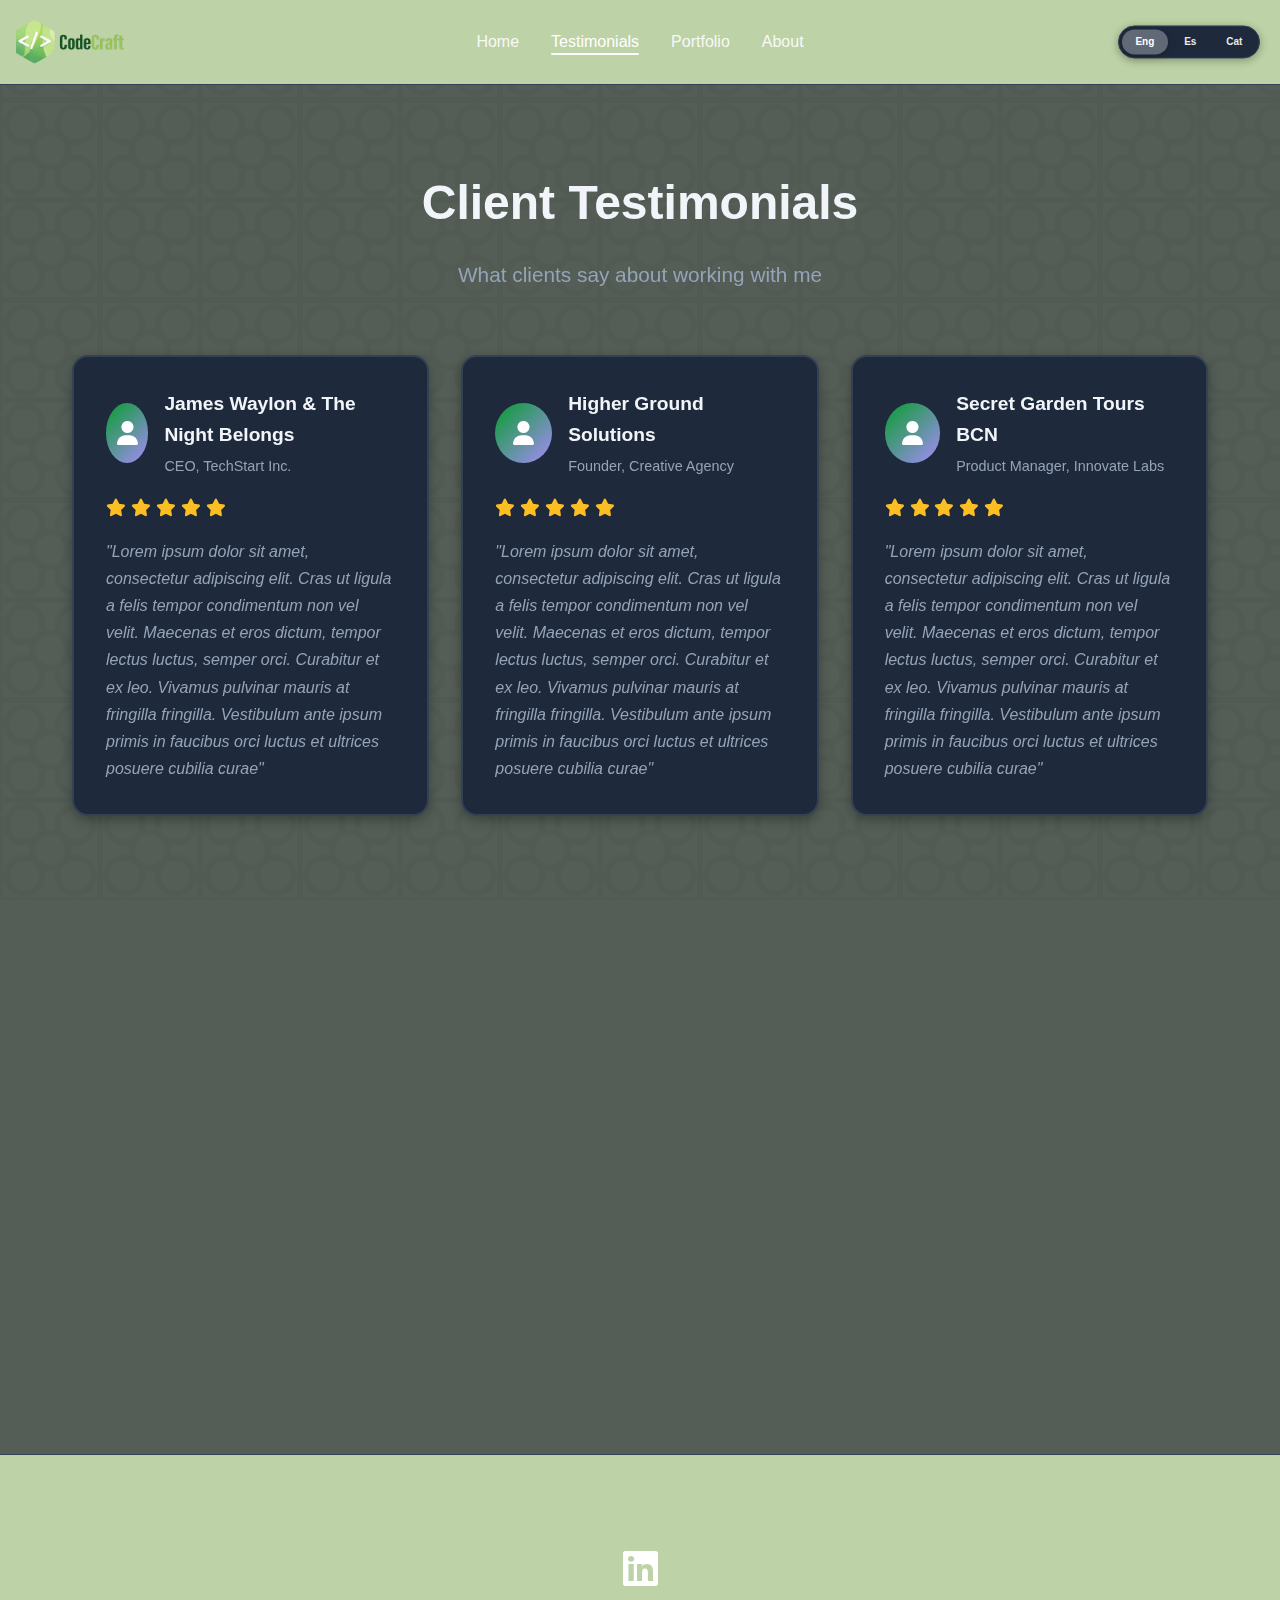
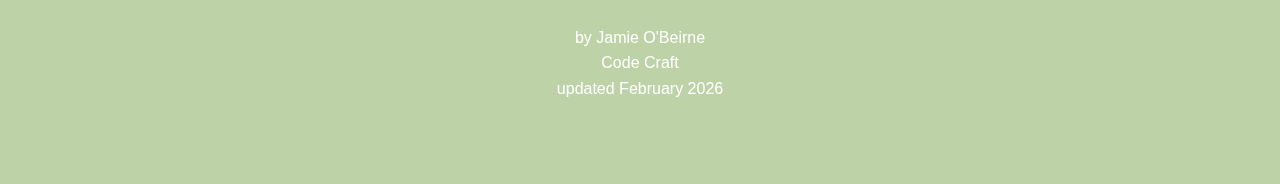
<file: testimonials.html>
<!DOCTYPE html>
<html lang="en">

<head>
    <meta charset="UTF-8">
    <meta name="viewport" content="width=device-width, initial-scale=1.0">
    <title>Testimonials - John Doe Portfolio</title>
    <link rel="stylesheet" href="index.css">
    <link rel="stylesheet" href="https://cdnjs.cloudflare.com/ajax/libs/font-awesome/6.4.0/css/all.min.css">
</head>

<body class="dark-theme">
    <!-- Navigation -->
    <nav class="navbar">
        <div class="mobile-menu-overlay" id="menuOverlay"></div>
        <div class="nav-container">
            <a href="index.html" class="logo">
                <img src="./assets/logo.png" alt="CodeCraft Logo" class="logo-image"
                    onerror="this.style.display='none'; this.nextElementSibling.style.display='block';">
                <span class="logo-fallback" style="display:none;">CodeCraft</span>
            </a>
            <button class="hamburger-btn" id="hamburgerBtn" aria-label="Toggle menu">
                <span class="hamburger-line"></span>
                <span class="hamburger-line"></span>
                <span class="hamburger-line"></span>
            </button>
            <ul class="nav-menu" id="navMenu">
                <li><a href="index.html" class="nav-link" data-i18n="nav.home">Home</a></li>
                <li><a href="testimonials.html" class="nav-link active" data-i18n="nav.testimonials">Testimonials</a>
                </li>
                <li><a href="portfolio.html" class="nav-link" data-i18n="nav.portfolio">Portfolio</a></li>
                <li><a href="about.html" class="nav-link" data-i18n="nav.about">About</a></li>
                <li class="mobile-lang-container">
                    <div class="language-toggle mobile-toggle">
                        <button class="lang-btn active" data-lang="en">Eng</button>
                        <button class="lang-btn" data-lang="es">Es</button>
                        <button class="lang-btn" data-lang="ca">Cat</button>
                    </div>
                </li>
            </ul>
            <div class="header-controls">
                <div class="language-toggle" id="languageToggle">
                    <button class="lang-btn active" data-lang="en">Eng</button>
                    <button class="lang-btn" data-lang="es">Es</button>
                    <button class="lang-btn" data-lang="ca">Cat</button>
                </div>
            </div>
        </div>
    </nav>

    <!-- Testimonials Section -->
    <section class="testimonials-section">
        <div class="container">
            <div class="page-header">
                <h1 class="page-title" data-i18n="testimonials.title">Client Testimonials</h1>
                <p class="page-subtitle" data-i18n="testimonials.subtitle">What clients say about working with me</p>
            </div>

            <div class="testimonials-grid">
                <div class="testimonial-card">
                    <div class="testimonial-header">
                        <div class="testimonial-avatar">
                            <i class="fas fa-user"></i>
                        </div>
                        <div class="testimonial-info">
                            <h3>James Waylon & The Night Belongs</h3>
                            <p class="testimonial-role">CEO, TechStart Inc.</p>
                        </div>
                    </div>
                    <div class="testimonial-rating">
                        <i class="fas fa-star"></i>
                        <i class="fas fa-star"></i>
                        <i class="fas fa-star"></i>
                        <i class="fas fa-star"></i>
                        <i class="fas fa-star"></i>
                    </div>
                    <p class="testimonial-text" data-i18n="testimonials.testimonial1">
                        "Lorem ipsum dolor sit amet, consectetur adipiscing elit. Cras ut ligula a felis tempor
                        condimentum non vel velit. Maecenas et eros dictum, tempor lectus luctus, semper orci. Curabitur
                        et ex leo. Vivamus pulvinar mauris at fringilla fringilla. Vestibulum ante ipsum primis in
                        faucibus orci luctus et ultrices posuere cubilia curae"
                    </p>
                </div>

                <div class="testimonial-card">
                    <div class="testimonial-header">
                        <div class="testimonial-avatar">
                            <i class="fas fa-user"></i>
                        </div>
                        <div class="testimonial-info">
                            <h3>Higher Ground Solutions</h3>
                            <p class="testimonial-role">Founder, Creative Agency</p>
                        </div>
                    </div>
                    <div class="testimonial-rating">
                        <i class="fas fa-star"></i>
                        <i class="fas fa-star"></i>
                        <i class="fas fa-star"></i>
                        <i class="fas fa-star"></i>
                        <i class="fas fa-star"></i>
                    </div>
                    <p class="testimonial-text" data-i18n="testimonials.testimonial2">
                        "Lorem ipsum dolor sit amet, consectetur adipiscing elit. Cras ut ligula a felis tempor
                        condimentum non vel velit. Maecenas et eros dictum, tempor lectus luctus, semper orci. Curabitur
                        et ex leo. Vivamus pulvinar mauris at fringilla fringilla. Vestibulum ante ipsum primis in
                        faucibus orci luctus et ultrices posuere cubilia curae"
                    </p>
                </div>

                <div class="testimonial-card">
                    <div class="testimonial-header">
                        <div class="testimonial-avatar">
                            <i class="fas fa-user"></i>
                        </div>
                        <div class="testimonial-info">
                            <h3>Secret Garden Tours BCN</h3>
                            <p class="testimonial-role">Product Manager, Innovate Labs</p>
                        </div>
                    </div>
                    <div class="testimonial-rating">
                        <i class="fas fa-star"></i>
                        <i class="fas fa-star"></i>
                        <i class="fas fa-star"></i>
                        <i class="fas fa-star"></i>
                        <i class="fas fa-star"></i>
                    </div>
                    <p class="testimonial-text" data-i18n="testimonials.testimonial3">
                        "John's technical skills are outstanding, but what really sets him apart is his
                        communication and ability to understand our vision. The task management app he built
                        has transformed how our team collaborates."
                    </p>
                </div>

                <div class="testimonial-card">
                    <div class="testimonial-header">
                        <div class="testimonial-avatar">
                            <i class="fas fa-user"></i>
                        </div>
                        <div class="testimonial-info">
                            <h3>Simon Says Pronunciation Experts</h3>
                            <p class="testimonial-role">Director, Digital Solutions</p>
                        </div>
                    </div>
                    <div class="testimonial-rating">
                        <i class="fas fa-star"></i>
                        <i class="fas fa-star"></i>
                        <i class="fas fa-star"></i>
                        <i class="fas fa-star"></i>
                        <i class="fas fa-star"></i>
                    </div>
                    <p class="testimonial-text" data-i18n="testimonials.testimonial4">
                        "Lorem ipsum dolor sit amet, consectetur adipiscing elit. Cras ut ligula a felis tempor
                        condimentum non vel velit. Maecenas et eros dictum, tempor lectus luctus, semper orci. Curabitur
                        et ex leo. Vivamus pulvinar mauris at fringilla fringilla. Vestibulum ante ipsum primis in
                        faucibus orci luctus et ultrices posuere cubilia curae"
                    </p>
                </div>




            </div>
        </div>
    </section>

    <footer class="main-footer">
        <div class="footer-container">
            <div class="footer-social">
                <a href="https://www.linkedin.com/in/jamie-o-beirne/" target="_blank" rel="noopener noreferrer"
                    class="social-icon">
                    <i class="fab fa-linkedin"></i>
                </a>
            </div>
            <p>by Jamie O'Beirne</p>
            <p>Code Craft</p>
            <p>updated February 2026</p>
        </div>
    </footer>

    <script src="contentLoader.js"></script>
    <script src="myScript.js"></script>
</body>

</html>
</file>
<file: index.css>
/* Reset and Base Styles */
* {
    margin: 0;
    padding: 0;
    box-sizing: border-box;
}

:root {
    /* Green Color Palette */
    --medium-jungle: #069e2dff;
    --forest-green: #058e3fff;
    --turf-green: #04773bff;
    --dark-emerald: #036016ff;
    --black-forest: #03440cff;
    
    /* Additional Colors */
    --header-bg: #BDD2A6;
    --white: #ffffff;
    --terminal-bg: #B9BEA5;
    --purple-accent: #a78bfa;
    --saddle-brown: #8b4513;
    --dark-brown: #654321;
    --brown-border: #5d4037;
    --silver: #c0c0c0;
    --gray: #808080;
    --light-gray-border: #e0e0e0;
    --amber: #fbbf24;
    --header-text-light: #226F54;
    
    /* Light Theme Colors */
    --light-bg: #ffffff;
    --light-surface: #f8f9fa;
    --light-text: #1a1a1a;
    --light-text-secondary: #666666;
    --light-accent: var(--medium-jungle);
    --light-accent-hover: var(--forest-green);
    --light-border: #e5e7eb;
    --light-card: #ffffff;
    --light-shadow: rgba(0, 0, 0, 0.1);
    
    /* Dark Theme Colors */
    --dark-bg: #545E56;
    --dark-surface: #1e293b;
    --dark-text: #f1f5f9;
    --dark-text-secondary: #94a3b8;
    --dark-accent: var(--medium-jungle);
    --dark-accent-hover: var(--forest-green);
    --dark-border: #334155;
    --dark-card: #1e293b;
    --dark-shadow: rgba(0, 0, 0, 0.3);
    
    /* Current Theme (default to dark) */
    --bg: var(--dark-bg);
    --surface: var(--dark-surface);
    --text: var(--dark-text);
    --text-secondary: var(--dark-text-secondary);
    --accent: var(--dark-accent);
    --accent-hover: var(--dark-accent-hover);
    --border: var(--dark-border);
    --card: var(--dark-card);
    --shadow: var(--dark-shadow);
    
    /* Transitions */
    --transition: all 0.3s cubic-bezier(0.4, 0, 0.2, 1);
}

html {
    font-size: 16px;
    width: 100%;
}

body {
    font-family: 'Poppins', sans-serif;
    background-color: var(--bg);
    background-size: cover;
    background-repeat: no-repeat;
    background-attachment: fixed;
    background-position: center center;
    position: relative;
    color: var(--text);
    line-height: 1.6;
    transition: var(--transition);
    width: 100%;
    min-height: 100vh;
    max-width: 100vw;
    margin: 0;
    padding: 0;
}

body::before {
    content: '';
    position: fixed;
    top: 0;
    left: 0;
    width: 100%;
    height: 100%;
    background-image: url("data:image/svg+xml,%3Csvg width='100' height='100' viewBox='0 0 100 100' xmlns='http://www.w3.org/2000/svg'%3E%3Crect x='0' y='0' width='100' height='100' fill='none' stroke='%23000000' stroke-width='6'/%3E%3Ccircle cx='50' cy='50' r='18' fill='none' stroke='%23000000' stroke-width='6'/%3E%3Cg transform='rotate(45 50 50)'%3E%3Ccircle cx='50' cy='14' r='18' fill='none' stroke='%23000000' stroke-width='6'/%3E%3Ccircle cx='50' cy='86' r='18' fill='none' stroke='%23000000' stroke-width='6'/%3E%3Ccircle cx='14' cy='50' r='18' fill='none' stroke='%23000000' stroke-width='6'/%3E%3Ccircle cx='86' cy='50' r='18' fill='none' stroke='%23000000' stroke-width='6'/%3E%3C/g%3E%3C/svg%3E");
    background-size: 100px 100px;
    background-repeat: repeat;
    pointer-events: none;
    z-index: -1;
    filter: none;
    opacity: 0.03;
}

body.light-theme {
    --bg: var(--light-bg);
    --surface: var(--light-surface);
    --text: var(--light-text);
    --text-secondary: var(--light-text-secondary);
    --accent: var(--light-accent);
    --accent-hover: var(--light-accent-hover);
    --border: var(--light-border);
    --card: var(--light-card);
    --shadow: var(--light-shadow);
}

body.light-theme::before {
    background-image: url("data:image/svg+xml,%3Csvg width='100' height='100' viewBox='0 0 100 100' xmlns='http://www.w3.org/2000/svg'%3E%3Crect x='0' y='0' width='100' height='100' fill='none' stroke='%23000000' stroke-width='6'/%3E%3Ccircle cx='50' cy='50' r='18' fill='none' stroke='%23000000' stroke-width='6'/%3E%3Cg transform='rotate(45 50 50)'%3E%3Ccircle cx='50' cy='14' r='18' fill='none' stroke='%23000000' stroke-width='6'/%3E%3Ccircle cx='50' cy='86' r='18' fill='none' stroke='%23000000' stroke-width='6'/%3E%3Ccircle cx='14' cy='50' r='18' fill='none' stroke='%23000000' stroke-width='6'/%3E%3Ccircle cx='86' cy='50' r='18' fill='none' stroke='%23000000' stroke-width='6'/%3E%3C/g%3E%3C/svg%3E");
    opacity: 0.02;
}

/* Light mode header text color */
body.light-theme .nav-link,
body.light-theme .nav-link:hover,
body.light-theme .nav-link.active,
body.light-theme .logo-fallback,
body.light-theme .lang-btn,
body.light-theme .lang-btn:hover,
body.light-theme .lang-btn.active {
    color: var(--header-text-light);
}

body.light-theme .nav-link.active::after {
    background-color: var(--header-text-light);
}

body.dark-theme {
    --bg: var(--dark-bg);
    --surface: var(--dark-surface);
    --text: var(--dark-text);
    --text-secondary: var(--dark-text-secondary);
    --accent: var(--dark-accent);
    --accent-hover: var(--dark-accent-hover);
    --border: var(--dark-border);
    --card: var(--dark-card);
    --shadow: var(--dark-shadow);
}

body.dark-theme::before {
    background-image: url("data:image/svg+xml,%3Csvg width='100' height='100' viewBox='0 0 100 100' xmlns='http://www.w3.org/2000/svg'%3E%3Crect x='0' y='0' width='100' height='100' fill='none' stroke='%232d352f' stroke-width='6'/%3E%3Ccircle cx='50' cy='50' r='18' fill='none' stroke='%232d352f' stroke-width='6'/%3E%3Cg transform='rotate(45 50 50)'%3E%3Ccircle cx='50' cy='14' r='18' fill='none' stroke='%232d352f' stroke-width='6'/%3E%3Ccircle cx='50' cy='86' r='18' fill='none' stroke='%232d352f' stroke-width='6'/%3E%3Ccircle cx='14' cy='50' r='18' fill='none' stroke='%232d352f' stroke-width='6'/%3E%3Ccircle cx='86' cy='50' r='18' fill='none' stroke='%232d352f' stroke-width='6'/%3E%3C/g%3E%3C/svg%3E");
    opacity: 0.08;
}


/* Navigation */
.navbar {
    position: sticky;
    top: 0;
    left: 0;
    right: 0;
    width: 100%;
    max-width: 100vw;
    height: 85px; /* Set a consistent height that fits the logo */
    z-index: 1000;
    background-color: var(--header-bg);
    backdrop-filter: blur(10px);
    border-bottom: 1px solid var(--border);
    transition: var(--transition);
    font-family: 'Poppins', sans-serif;
    box-sizing: border-box;
}

.nav-container {
    width: 100%;
    height: 100%;
    margin: 0;
    padding: 0;
    display: flex;
    justify-content: center;
    align-items: center;
    position: relative;
}

.logo {
    display: flex;
    align-items: center;
    height: 73px; /* Original logo height */
    padding: 0;
    position: absolute;
    left: 16px;
    top: 50%;
    transform: translateY(-50%);
    text-decoration: none;
}

.logo-image {
    height: 100%;
    width: auto;
    max-width: 461px;
    object-fit: contain;
    display: block;
}

.logo-fallback {
    color: var(--white);
    font-size: 1.5rem;
    font-weight: bold;
    letter-spacing: 0.5px;
}

.nav-menu {
    display: flex;
    list-style: none;
    gap: 2rem;
}

.nav-link {
    text-decoration: none;
    color: var(--white);
    font-weight: 500;
    font-family: 'Poppins', sans-serif;
    font-size: 1rem;
    transition: var(--transition);
    position: relative;
    opacity: 0.9;
}

.nav-link:hover {
    color: var(--white);
    opacity: 1;
    transform: translateY(-5px) scale(1.1);
    text-shadow: 0 4px 8px rgba(0, 0, 0, 0.4);
    font-weight: 600;
    letter-spacing: 0.5px;
}

.nav-link.active {
    color: var(--white);
    opacity: 1;
}

.nav-link.active::after {
    content: '';
    position: absolute;
    bottom: -5px;
    left: 0;
    width: 100%;
    height: 2px;
    background-color: var(--white);
    border-radius: 2px;
}

.header-controls {
    display: flex;
    align-items: center;
    gap: 1rem;
    position: absolute;
    right: 20px;
    top: 50%;
    transform: translateY(-50%);
}

/* Hamburger Button */
.hamburger-btn {
    display: none;
    flex-direction: column;
    justify-content: space-around;
    width: 30px;
    height: 30px;
    background: transparent;
    border: none;
    cursor: pointer;
    padding: 0;
    z-index: 1005;
    position: absolute;
    right: calc(20px + 110px);
    top: 50%;
    transform: translateY(-50%);
    transition: var(--transition);
}

.hamburger-line {
    width: 100%;
    height: 3px;
    background-color: var(--white);
    border-radius: 3px;
    transition: var(--transition);
    transform-origin: center;
}

.hamburger-btn.active .hamburger-line:nth-child(1) {
    transform: rotate(45deg) translate(8px, 8px);
}

.hamburger-btn.active .hamburger-line:nth-child(2) {
    opacity: 0;
}

.hamburger-btn.active .hamburger-line:nth-child(3) {
    transform: rotate(-45deg) translate(8px, -8px);
}

/* Mobile Menu Overlay */
.mobile-menu-overlay {
    display: none;
    position: fixed;
    top: 0;
    left: 0;
    width: 100%;
    height: 100vh;
    background-color: rgba(0, 0, 0, 0.5);
    z-index: 1003;
    opacity: 0;
    transition: opacity 0.3s ease-in-out;
}

.mobile-menu-overlay.active {
    display: block;
    opacity: 1;
}


.language-toggle {
    display: flex;
    background: var(--surface);
    border: 1.67px solid var(--border);
    border-radius: 21px;
    padding: 3.33px;
    gap: 3.33px;
    box-shadow: 0 2px 8px var(--shadow);
}

.lang-btn {
    background: transparent;
    border: none;
    color: var(--white);
    padding: 0.42rem 0.83rem;
    border-radius: 17px;
    cursor: pointer;
    font-weight: 600;
    font-size: 10px;
    font-family: 'Poppins', sans-serif;
    transition: var(--transition);
    min-width: 37.5px;
    opacity: 0.9;
}

.lang-btn:hover {
    color: var(--white);
    background: rgba(255, 255, 255, 0.4);
    opacity: 1;
    transform: scale(1.15);
    box-shadow: 0 4px 12px rgba(0, 0, 0, 0.3);
    font-weight: 700;
}

.lang-btn.active {
    background: rgba(255, 255, 255, 0.3);
    color: var(--white);
    box-shadow: 0 2px 8px rgba(0, 0, 0, 0.2);
    opacity: 1;
}

.lang-btn.active:hover {
    background: rgba(255, 255, 255, 0.5);
    transform: scale(1.15);
    box-shadow: 0 4px 12px rgba(0, 0, 0, 0.4);
}

.mobile-lang-container {
    display: none;
    width: 100%;
    margin-top: auto;
    padding-top: 2rem;
    border-top: 1px solid rgba(255, 255, 255, 0.1);
    justify-content: center;
}

.mobile-toggle {
    background: rgba(255, 255, 255, 0.1);
    border: 1px solid rgba(255, 255, 255, 0.2);
}

/* Container */
.container {
    max-width: 1200px;
    width: 100%;
    margin: 0 auto;
    padding: 0 2rem;
    box-sizing: border-box;
}

/* Hero Section */
.hero-headline1 {
    font-family: 'Anton', sans-serif;
    font-size: 11rem;
    font-weight: 400;
    text-align: center;
    color: var(--text);
    margin-top: 200px;
    margin-bottom: 2rem;
    line-height: 1;
    letter-spacing: -8px;
    height: 100%;
    width: 100%;
    display: flex;
    align-items: center;
    justify-content: center;
    padding: 0;
}

.hero-headline2 {
    font-family: 'Anton', sans-serif;
    font-size: 11rem;
    font-weight: 400;
    text-align: center;
    color: var(--text);
    margin-top: 2rem;
    margin-bottom: 2rem; /* Reduced from calc(10rem - 50px) to move everything up */
    line-height: 1;
    letter-spacing: -8px;
    height: 100%;
    width: 100%;
    display: flex;
    align-items: center;
    justify-content: center;
    padding: 0;
}

.divider-svg {
    display: block;
    margin: 2rem auto;
    color: var(--text);
    opacity: 1;
    max-width: 300px;
    height: auto;
    background: transparent;
}

.category-image {
    margin-top: -2rem; /* Pull up to reduce gap */
    margin-bottom: 2rem;
    width: 100%;
    position: relative;
    min-height: 400px;
    height: 50vh; /* Dynamic height based on viewport */
    max-height: 600px;
    overflow: visible; /* Allow Polaroids/notes to float slightly out if needed */
}

.guitar-container {
    display: flex;
    justify-content: center;
    align-items: center;
    width: 100%;
    margin: 0;
    position: relative;
    min-height: 400px;
    height: 100%; /* Fill the category-image height */
    pointer-events: none; /* Let clicks pass through to links underneath */
}

.painting-container {
    position: absolute;
    top: 0;
    left: 0;
    width: 100%;
    height: 100%;
    display: flex;
    justify-content: center;
    align-items: center;
    pointer-events: none;
    overflow: hidden; /* Contain the brush stroke */
}

.painting-container.painting-active {
    background-image: url("data:image/svg+xml,%3Csvg fill='%23B9BEA5' height='32px' preserveAspectRatio='none' viewBox='0 0 304 24' xmlns='http://www.w3.org/2000/svg'%3E%3Cpath d='M8.049 15.846a31.94 31.94 0 003.957-.504c.006.093.008.19.006.295a21.163 21.163 0 01-3.963.209zm3.592 3.837l-.387.053a64.47 64.47 0 01-.988-.105c.293-.069.586-.133.879-.198.255-.025.511-.05.764-.084-.08.137-.169.249-.268.334zM7.88 13.265a25.153 25.153 0 012.907-.294h.086c.056.132.105.267.148.402-1.04.056-2.09.012-3.141-.108zm2.017-2.168c.076.161.16.319.248.479-.281-.004-.561-.014-.842-.01a84.45 84.45 0 01-1.815-.087 32.256 32.256 0 012.409-.382zm1.315-3.548a2.967 2.967 0 00-.021.177c-1.022.045-2.043.094-3.064.139-.053-.019-.106-.035-.159-.057 1.075-.154 2.158-.218 3.244-.259zM298.157 4.02c-4.485-.279 4.076-.556.008-.829 10.494-.278-.383-.554.007-.826-4.52-.28-5.394-.559.008-.832-.026-.016-.033-.031-.034-.045h-11.744v-.356c-.068.12-.133.252-.199.356h-9.826a4.559 4.559 0 00-.221.11 5.627 5.627 0 00-.954-.001 5.432 5.432 0 00-1.08-.007 5.361 5.361 0 00-1.08-.008 5.385 5.385 0 00-1.075-.008 5.35 5.35 0 00-1.086-.009 5.435 5.435 0 00-1.08-.008 5.367 5.367 0 00-1.081-.007 5.37 5.37 0 00-1.081-.008 5.36 5.36 0 00-1.08-.008 5.36 5.36 0 00-1.08-.008 5.435 5.435 0 00-1.08-.008 5.45 5.45 0 00-1.074-.008 5.347 5.347 0 00-1.086-.008 5.36 5.36 0 00-1.08-.008 5.361 5.361 0 00-1.08-.008 5.435 5.435 0 00-1.08-.008 5.367 5.367 0 00-1.081-.007 5.37 5.37 0 00-1.081-.008 5.455 5.455 0 00-1.074-.009 5.356 5.356 0 00-1.087-.008 5.36 5.36 0 00-1.08-.008 5.445 5.445 0 00-1.081-.008 5.421 5.421 0 00-1.079-.007 5.36 5.36 0 00-1.08-.008 5.36 5.36 0 00-1.08-.008 5.36 5.36 0 00-1.08-.008 5.451 5.451 0 00-1.074-.008 5.357 5.357 0 00-1.087-.008 5.37 5.37 0 00-1.081-.008 5.36 5.36 0 00-1.08-.008 5.37 5.37 0 00-1.081-.008 5.435 5.435 0 00-1.08-.008 5.357 5.357 0 00-1.08-.007 5.36 5.36 0 00-1.08-.008 5.454 5.454 0 00-1.074-.009 5.42 5.42 0 00-1.086-.008 5.435 5.435 0 00-1.08-.008 5.357 5.357 0 00-1.08-.007 5.37 5.37 0 00-1.081-.008 5.37 5.37 0 00-1.081-.008 5.36 5.36 0 00-1.08-.008 5.36 5.36 0 00-1.08-.008 5.45 5.45 0 00-1.074-.008 5.357 5.357 0 00-1.087-.008 5.36 5.36 0 00-1.08-.008 5.36 5.36 0 00-1.08-.008 5.36 5.36 0 00-1.08-.008 5.435 5.435 0 00-1.08-.008 5.357 5.357 0 00-1.08-.007 5.388 5.388 0 00-1.075-.009 5.357 5.357 0 00-1.087-.008 5.36 5.36 0 00-1.08-.008 5.435 5.435 0 00-1.08-.008 5.357 5.357 0 00-1.08-.007 5.36 5.36 0 00-1.08-.008 5.361 5.361 0 00-1.08-.008 5.361 5.361 0 00-1.08-.008 5.461 5.461 0 00-1.075-.008 5.347 5.347 0 00-1.086-.008 5.37 5.37 0 00-1.081-.008 5.37 5.37 0 00-1.081-.008 5.36 5.36 0 00-1.08-.008 5.36 5.36 0 00-1.08-.008 5.435 5.435 0 00-1.08-.008 5.432 5.432 0 00-1.08-.007 5.455 5.455 0 00-1.074-.009 5.347 5.347 0 00-1.086-.008 5.36 5.36 0 00-1.08-.008 5.435 5.435 0 00-1.08-.008 5.357 5.357 0 00-1.08-.007 5.38 5.38 0 00-1.082-.008 5.37 5.37 0 00-1.081-.008 5.44 5.44 0 00-1.073-.008 5.433 5.433 0 00-1.087-.009 5.357 5.357 0 00-1.08-.007 5.36 5.36 0 00-1.08-.008 5.36 5.36 0 00-1.08-.008 5.36 5.36 0 00-1.08-.008 5.435 5.435 0 00-1.08-.008 5.357 5.357 0 00-1.08-.007 5.388 5.388 0 00-1.075-.009A5.357 5.357 0 00187.7.954a5.36 5.36 0 00-1.08-.008 5.36 5.36 0 00-1.08-.008 5.445 5.445 0 00-1.081-.008 5.431 5.431 0 00-1.08-.007 5.36 5.36 0 00-1.08-.008 5.36 5.36 0 00-1.08-.008 5.45 5.45 0 00-1.074-.008 5.424 5.424 0 00-1.086-.009 5.357 5.357 0 00-1.08-.007 5.37 5.37 0 00-1.081-.008 5.37 5.37 0 00-1.081-.008 5.36 5.36 0 00-1.08-.008 5.435 5.435 0 00-1.08-.008 5.357 5.357 0 00-1.08-.007 5.388 5.388 0 00-1.075-.009 5.337 5.337 0 00-1.085-.008 5.37 5.37 0 00-1.081-.008 5.435 5.435 0 00-1.08-.008 5.357 5.357 0 00-1.08-.007 5.37 5.37 0 00-1.081-.008 5.37 5.37 0 00-1.081-.008 5.365 5.365 0 00-1.073-.008 5.36 5.36 0 00-1.087-.009 5.435 5.435 0 00-1.08-.008 5.431 5.431 0 00-1.08-.007 5.36 5.36 0 00-1.08-.008 5.37 5.37 0 00-1.081-.008 5.36 5.36 0 00-1.08-.008 5.435 5.435 0 00-1.08-.008 5.45 5.45 0 00-1.074-.008 5.357 5.357 0 00-1.087-.008 5.36 5.36 0 00-1.08-.008 5.36 5.36 0 00-1.08-.008 5.435 5.435 0 00-1.08-.008 5.357 5.357 0 00-1.08-.007 5.37 5.37 0 00-1.081-.008 5.37 5.37 0 00-1.081-.008 5.365 5.365 0 00-1.073-.008 5.434 5.434 0 00-1.087-.009 5.357 5.357 0 00-1.08-.007 5.36 5.36 0 00-1.08-.008 5.361 5.361 0 00-1.08-.008 5.37 5.37 0 00-1.081-.008 5.36 5.36 0 00-1.08-.008 5.45 5.45 0 00-1.074-.008 5.347 5.347 0 00-1.086-.008 5.37 5.37 0 00-1.081-.008 5.36 5.36 0 00-1.08-.008 5.361 5.361 0 00-1.08-.008 5.435 5.435 0 00-1.08-.008 5.367 5.367 0 00-1.081-.007 5.36 5.36 0 00-1.08-.008 5.375 5.375 0 00-1.074-.008 5.36 5.36 0 00-1.087-.009 5.435 5.435 0 00-1.08-.008 5.357 5.357 0 00-1.08-.007 5.37 5.37 0 00-1.081-.008 5.36 5.36 0 00-1.08-.008 5.36 5.36 0 00-1.08-.008 5.435 5.435 0 00-1.08-.008 5.45 5.45 0 00-1.074-.008 5.347 5.347 0 00-1.086-.008 5.37 5.37 0 00-1.081-.008 5.37 5.37 0 00-1.081-.008 5.36 5.36 0 00-1.08-.008 5.435 5.435 0 00-1.08-.008 5.431 5.431 0 00-1.08-.007 5.36 5.36 0 00-1.08-.008 5.385 5.385 0 00-1.075-.008 5.35 5.35 0 00-1.086-.009 5.435 5.435 0 00-1.08-.008 5.357 5.357 0 00-1.08-.007 5.37 5.37 0 00-1.081-.008 5.36 5.36 0 00-1.08-.008 5.36 5.36 0 00-1.08-.008 5.45 5.45 0 00-1.074-.008 5.347 5.347 0 00-1.086-.008 5.37 5.37 0 00-1.081-.008 5.37 5.37 0 00-1.081-.008 5.36 5.36 0 00-1.08-.008 5.435 5.435 0 00-1.08-.008 5.357 5.357 0 00-1.08-.007 5.36 5.36 0 00-1.08-.008 5.464 5.464 0 00-1.075-.009 5.347 5.347 0 00-1.086-.008 5.37 5.37 0 00-1.081-.008 5.435 5.435 0 00-1.08-.008 5.431 5.431 0 00-1.08-.007 5.36 5.36 0 00-1.08-.008A5.37 5.37 0 0090.476.24a5.36 5.36 0 00-1.08-.008 5.45 5.45 0 00-1.074-.008 5.426 5.426 0 00-1.094-.008 5.361 5.361 0 00-1.073-.007 5.36 5.36 0 00-1.08-.008 5.363 5.363 0 00-1.088-.007 5.43 5.43 0 00-1.072-.008 5.357 5.357 0 00-1.08-.007 5.377 5.377 0 00-1.089-.008 5.437 5.437 0 00-1.073-.007 5.363 5.363 0 00-1.088-.007 5.43 5.43 0 00-1.072-.008 5.435 5.435 0 00-1.08-.008 5.436 5.436 0 00-1.088-.007 5.361 5.361 0 00-1.073-.007 5.367 5.367 0 00-1.088-.008 5.427 5.427 0 00-1.072-.007 5.36 5.36 0 00-1.08-.008 5.437 5.437 0 00-1.088-.007A5.361 5.361 0 0068.871.09a5.367 5.367 0 00-1.088-.008A5.437 5.437 0 0066.71.075a5.36 5.36 0 00-1.08-.008A5.427 5.427 0 0064.543.06 5.361 5.361 0 0063.47.053a5.37 5.37 0 00-1.081-.008 5.44 5.44 0 00-1.088-.008A5.427 5.427 0 0060.229.03a5.363 5.363 0 00-1.088-.007 5.44 5.44 0 00-1.073-.008 5.357 5.357 0 00-1.08-.007A5.44 5.44 0 0055.9 0a5.427 5.427 0 00-1.072-.007 5.361 5.361 0 00-1.08-.008 5.447 5.447 0 00-1.089-.007 5.361 5.361 0 00-1.073-.007 5.454 5.454 0 00-1.199 0 5.562 5.562 0 00-1.266.026 5.604 5.604 0 00-1.079.035 5.571 5.571 0 00-1.084.036 5.654 5.654 0 00-1.076.035 5.686 5.686 0 00-1.079.035 5.658 5.658 0 00-1.085.037 5.562 5.562 0 00-1.075.035 5.598 5.598 0 00-1.079.035 5.625 5.625 0 00-1.081.035A5.563 5.563 0 0039.4.316a5.654 5.654 0 00-1.076.035 5.532 5.532 0 00-1.08.036 5.56 5.56 0 00-1.083.036 5.573 5.573 0 00-1.076.035 5.612 5.612 0 00-1.08.035 5.574 5.574 0 00-1.084.036 5.646 5.646 0 00-1.075.035 5.683 5.683 0 00-1.079.035 5.53 5.53 0 00-1.08.036 5.581 5.581 0 00-1.085.036 5.565 5.565 0 00-1.075.035 5.617 5.617 0 00-1.08.035 5.574 5.574 0 00-1.084.036 5.643 5.643 0 00-1.075.035 5.612 5.612 0 00-1.08.035 5.558 5.558 0 00-1.083.037 5.573 5.573 0 00-1.076.035 5.612 5.612 0 00-1.08.035 5.601 5.601 0 00-1.079.035 5.581 5.581 0 00-1.085.036 5.643 5.643 0 00-1.075.035c-.245-.013-.464.01-.69.023-.081-.092-.185-.166-.306-.164-2.947.027-5.816.331-8.663.997H4.734c-.545 0-.545.81 0 .81h.598c.031.178.17.335.402.332.097-.002.192-.008.288-.01.026.17.148.323.379.326.405.004.809.011 1.213.018-1.387.226-2.79.391-4.213.534-.518.051-.543.793 0 .791a57.158 57.158 0 002.188-.056c.016.006.022.022.039.026.054.013.107.022.161.034-.189.193-.083.592.279.637l.099.012a.307.307 0 00-.136.25h-.963c-.431 0-.523.606-.103.722 1.155.316 2.317.527 3.485.677-.608.069-1.214.156-1.817.284-.292.062-.355.443-.137.619-.476.013-.952.033-1.428.037-.487.004-.488.728 0 .724.096 0 .192-.003.288-.004.717.131 1.434.232 2.152.317-.848.07-1.694.169-2.539.316-.351.063-.356.627 0 .684.488.077.975.139 1.463.189-.073.174-.01.407.209.458.283.067.565.119.847.165-.73.141-1.456.313-2.178.532-.386.116-.281.607.091.64.456.041.913.067 1.37.099.02.095.073.181.21.209.083.016.166.024.25.04-.611.005-1.222.007-1.83.008-.429 0-.429.637 0 .636h.779c-.066.018-.133.028-.199.045-.298.08-.33.547 0 .608.92.166 1.844.287 2.765.35-.988.136-1.978.261-2.973.374-.456.004-.914.006-1.372.006-.336 0-.374.401-.148.537-.311.048-.623.093-.935.143-.324.053-.264.485 0 .572.954.313 1.916.53 2.882.668-.929.049-1.862.079-2.799.086-.395.002-.395.59 0 .586.243-.001.482-.017.724-.02-.044.145.001.311.195.341.027.005.054.007.081.011h.001c1.251.195 2.5.289 3.746.314-.022.083-.015.169.04.233-1.082.229-2.153.504-3.2.887-.317.116-.261.538.08.56 1.052.068 2.082.024 3.1-.087-.087.156.008.399.233.396l.042-.001c.044.157.31.27.666.349.139.048.277.089.415.13-.324.099-.576.22-.57.362a4.192 4.192 0 01-.596.084c-.185.025-.132.302.043.302.69-.002 1.375-.036 2.061-.062a1.982 1.982 0 00-.082.337c-.118.003-.238.002-.358.003-.358-.13-.584-.125-.686.008-.312.002-.623.007-.935.007-.295.001-.295.438 0 .44.371.002.741.008 1.11.013.094.014.188.028.282.04-.141.052-.283.093-.423.148-.1.004-.201.012-.302.014-.311.007-.313.467 0 .464.09-.001.178-.01.268-.012.023.005.037.022.065.02.187-.006.369-.031.555-.041v.008c.088-.005.175-.019.263-.025.389-.02.779-.04 1.164-.073.002.105-.007.22-.034.354.699.337 1.413.342 2.098.234.365.037.727.021 1.082-.035.364.037.723.02 1.077-.035.364.037.725.02 1.08-.035a4.25 4.25 0 001.082-.036c.364.036.724.019 1.077-.036.365.037.725.02 1.08-.036.364.038.725.021 1.079-.035.366.037.728.021 1.083-.035.364.037.724.02 1.077-.035.364.037.725.02 1.08-.035a4.25 4.25 0 001.082-.036c.364.036.723.019 1.077-.036.364.037.725.02 1.08-.036.365.038.727.021 1.082-.035.363.037.723.02 1.076-.035.364.037.725.02 1.08-.035.366.037.728.019 1.083-.036.364.036.723.019 1.076-.036.365.037.726.02 1.08-.036.364.038.725.021 1.08-.035.365.037.727.021 1.082-.035.364.037.724.02 1.077-.035.365.037.725.02 1.08-.035a4.25 4.25 0 001.082-.036c.364.036.724.019 1.078-.036.364.037.725.02 1.079-.036.331.035.66.026.983-.019a3.99 3.99 0 001.03.002c.365.054.728.053 1.084.008.363.052.723.052 1.078.007.363.053.725.053 1.08.007.364.054.727.054 1.083.007.362.053.723.053 1.077.008.364.053.725.054 1.08.008.365.053.728.053 1.084.008.362.052.723.052 1.077.006.365.054.727.054 1.083.007.363.053.723.053 1.077.008.364.053.726.054 1.081.008.364.054.727.053 1.084.008.362.052.722.052 1.076.007.364.053.725.053 1.08.007a3.9 3.9 0 001.084.007c.362.053.723.053 1.077.008.365.054.728.053 1.084.008.362.053.723.053 1.077.007.363.053.725.053 1.08.007.365.054.727.054 1.083.007.363.053.723.053 1.077.008.365.054.728.053 1.084.008.363.053.723.053 1.077.007.363.053.725.053 1.08.008.365.053.728.053 1.084.006.362.053.722.053 1.076.008.365.054.728.053 1.084.008.363.053.723.053 1.077.007a3.91 3.91 0 001.08.008c.365.053.728.053 1.084.007.362.052.723.052 1.077.007.363.053.725.054 1.08.008.365.054.728.053 1.084.008.362.053.721.053 1.073.008.365.053.728.053 1.084.008.363.052.725.053 1.08.007.364.053.726.054 1.081.008.363.053.725.054 1.08.008.363.053.725.054 1.08.008.364.053.725.054 1.08.008.364.052.726.053 1.081.007.362.053.723.054 1.077.008a3.9 3.9 0 001.084.009 3.91 3.91 0 001.08.008 3.91 3.91 0 001.08.008c.363.053.725.053 1.08.007a3.91 3.91 0 001.08.008c.364.054.726.054 1.081.008a3.91 3.91 0 001.08.008c.363.054.724.054 1.077.009.365.053.728.053 1.084.008.363.052.725.053 1.08.007.363.053.725.054 1.08.008.364.053.726.054 1.081.008.363.053.725.054 1.08.008.363.053.725.053 1.08.008.362.052.723.053 1.077.007a3.9 3.9 0 001.084.009 3.91 3.91 0 001.08.008 3.91 3.91 0 001.08.008 3.91 3.91 0 001.08.008c.364.053.725.053 1.08.007.364.054.726.054 1.081.008.364.054.726.054 1.081.008a3.92 3.92 0 001.076.009c.365.054.728.054 1.084.008a3.98 3.98 0 001.079.007c.364.053.726.054 1.08.008.364.053.726.054 1.081.008.364.053.726.054 1.081.008.363.053.725.054 1.08.008a4.03 4.03 0 001.08.008c.362.052.723.053 1.077.007a3.9 3.9 0 001.084.009 3.91 3.91 0 001.08.008 3.91 3.91 0 001.08.008c.364.053.726.053 1.08.008.364.053.726.053 1.081.007a3.91 3.91 0 001.08.008c.364.054.726.054 1.081.008a3.92 3.92 0 001.076.009c.365.054.728.054 1.084.008.363.052.725.053 1.08.007.364.053.726.054 1.08.008.364.053.726.054 1.081.008.363.053.725.054 1.08.008.363.053.725.054 1.08.008.363.052.723.053 1.077.007.365.055.727.055 1.083.009.364.054.726.054 1.081.008.364.054.726.054 1.081.008a3.91 3.91 0 001.08.008c.363.053.725.053 1.08.008.363.053.725.053 1.08.007a3.91 3.91 0 001.08.008c.363.054.723.054 1.077.009.365.054.728.054 1.084.008a4.03 4.03 0 001.08.008c.363.052.725.053 1.08.007.364.053.726.054 1.081.008.363.053.725.054 1.081.008.363.053.724.054 1.08.008.363.053.724.054 1.08.008.362.052.723.053 1.076.007a3.9 3.9 0 001.084.009 3.91 3.91 0 001.08.008c.363.054.726.054 1.081.008a3.91 3.91 0 001.08.008c.364.053.725.053 1.08.007a3.91 3.91 0 001.08.008c.363.054.723.054 1.078.009.364.054.727.054 1.084.008.363.053.724.054 1.08.008.363.052.724.053 1.08.008.363.052.724.053 1.08.007.363.053.724.054 1.08.008.363.053.725.054 1.081.008.363.053.725.054 1.08.008.361.053.723.053 1.076.008.364.054.728.054 1.084.008a3.91 3.91 0 001.08.008 3.91 3.91 0 001.08.008c.364.054.726.054 1.081.008a3.91 3.91 0 001.08.008c.364.053.725.053 1.081.007.363.054.724.054 1.08.008.362.054.722.054 1.077.009.364.054.727.054 1.084.008.363.053.724.054 1.08.008.363.052.724.053 1.08.007.363.053.724.054 1.08.008.363.053.725.054 1.08.008.363.053.726.054 1.081.008.363.053.725.054 1.08.008a4 4 0 001.076.008c.365.054.728.054 1.084.008a3.91 3.91 0 001.08.008c.364.054.726.054 1.081.008.364.054.725.054 1.081.008.363.053.724.053 1.08.008.363.053.724.053 1.08.007a3.92 3.92 0 001.076.009c.365.054.727.054 1.084.008.363.053.725.054 1.081.008.363.053.725.054 1.08.008.363.052.725.053 1.08.007.363.053.725.054 1.08.008.363.053.725.054 1.08.008.363.053.726.054 1.081.008a3.92 3.92 0 001.076.008c.365.054.728.054 1.084.008.364.054.725.054 1.081.008.363.054.724.054 1.08.008.363.054.725.054 1.081.008.363.054.724.054 1.08.008.363.053.724.053 1.08.008.363.053.724.053 1.08.007.362.054.723.054 1.077.009.364.054.728.054 1.084.008.363.053.725.054 1.08.008a4.03 4.03 0 001.08.008c.363.052.725.053 1.08.007.364.053.725.054 1.08.008.364.053.725.054 1.08.008.363.053.724.054 1.078.008a3.9 3.9 0 001.084.009c.363.053.724.053 1.08.007.363.054.724.054 1.08.008.363.054.724.054 1.08.008.363.054.725.054 1.081.008.363.054.724.054 1.08.008.363.053.725.053 1.08.007a3.92 3.92 0 001.076.009c.364.054.728.054 1.084.008.363.053.725.054 1.08.008.363.053.726.054 1.081.008a4.03 4.03 0 001.08.008c.364.052.725.053 1.08.007.364.053.725.054 1.08.008.364.053.725.054 1.081.008.362.053.723.054 1.077.008.364.054.727.054 1.084.009.363.053.724.053 1.08.007.363.054.724.054 1.08.008.363.054.724.054 1.08.008.363.054.725.054 1.081.008a3.91 3.91 0 001.08.008c.362.053.724.053 1.08.007.362.054.722.054 1.075.009.366.054.728.054 1.085.008.363.053.725.054 1.081.008.364.053.725.054 1.08.008.364.052.725.053 1.081.007.363.053.724.054 1.08.008.363.053.724.054 1.08.008.362.053.722.054 1.077.008a3.9 3.9 0 001.084.009c.363.053.724.053 1.08.008.363.053.724.053 1.08.007a3.91 3.91 0 001.08.008 3.91 3.91 0 001.08.008c.363.054.726.054 1.081.008.363.053.725.053 1.08.008a3.96 3.96 0 001.076.008c.365.054.728.054 1.084.008.364.053.725.054 1.08.008.364.053.726.054 1.082.008.336.049.67.049 1 .013.054.03.117.061.187.091h21.831c.097-.048.188-.096.248-.144-13.494-.28 3.091-.555.008-.828 6.898-.279-2.21-.555.009-.826 6.675-.281 2.625-.558.009-.833 5.55-.278 3.543-.555.007-.829-8.339-.278-5.422-.556.008-.829 3.629-.278-3.139-.555.008-.829-9.122-.278-4.332-.556.008-.828 1.271-.278-13.35-.557.008-.829-3.729-.277-5.663-.555.007-.826 9.575-.28 3.881-.558.008-.832-2.07-.279-7.39-.557.008-.829 9.195-.279 4.993-.556.008-.829 11.805-.279 8.951-.557.008-.828-14.139-.279 13.664-.557.007-.83 3.622-.279-11.197-.556.008-.828-2.513-.279-6.704-.556.008-.83.582-.277 1.35-.555.009-.825-10.302-.28-9.196-.559.009-.832-3.621-.279 7.338-.557.007-.829-6.41-.279 2.573-.556.008-.829-5.887-.28-3.676-.557.008-.83 11.136-.278-11.474-.556.008-.829 20.103-.278 10.642-.556.008-.828z'/%3E%3C/svg%3E");
    background-size: 50% 20%;
    background-repeat: no-repeat;
    background-position: 50% 25%;
}

.mondrian-container {
    display: none;
    position: absolute;
    top: 50%; /* Center vertically */
    left: 50%;
    transform: translate(-50%, -50%); /* Center both ways */
    width: 25%; /* Reduced from 35% */
    height: 60%; /* Reduced height to keep it contained */
    grid-template-columns: repeat(4, 1fr);
    grid-template-rows: repeat(4, 1fr);
    gap: 8px;
    background-color: #000;
    padding: 8px;
    box-sizing: border-box;
    overflow: hidden; /* Contain the Mondrian blocks */
    z-index: 10; /* Ensure it's above other elements */
}

.mondrian-container.mondrian-active  {
    display: grid;
}

.mondrian-block {
    border: 0;
}

/* Row 1 */
.block-1 {
    grid-column: 1 / 3;
    grid-row: 1;
    background-color: #FFFFFF; /* white */
    margin-top: -8px;
    margin-left: -8px;
}

.block-2 {
    grid-column: 3;
    grid-row: 1;
    background-color: #226F54; /* turf */
    margin-top: -8px;
}

.block-3 {
    grid-column: 4;
    grid-row: 1 / 3;
    background-color: #FFFFFF; /* white */
    margin-top: -8px;
    margin-right: -8px;
}

/* Row 3 */
.block-7 {
    grid-column: 2;
    grid-row: 3;
    background-color: #87C38F; /* willowPurple */
}

.block-8 {
    grid-column: 3 / 5;
    grid-row: 3;
    background-color: #B9BEA5; /* ashGrey */
    margin-right: -8px;
}

/* Row 4 */
.block-9 {
    grid-column: 1 / 3;
    grid-row: 4;
    background-color: #FFFFFF; /* white */
    margin-bottom: -8px;
    margin-left: -8px;
}

.block-10 {
    grid-column: 3 / 5;
    grid-row: 4;
    background-color: #FFFFFF; /* white */
    margin-bottom: -8px;
    margin-right: -8px;
}

/* Writing Text Container */
.writing-text-container {
    display: none;
    position: absolute;
    top: 0;
    left: 15%;
    width: 70%;
    height: 100%;
    align-items: center;
    justify-content: center;
    flex-direction: column;
    font-size: 1.5em;
    color: var(--text);
    padding: 20px;
    box-sizing: border-box;
    pointer-events: none; /* Add this to allow clicks to pass through to links underneath */
}

.writing-text-container.writing-active {
    display: flex;
}

.writing-text-container section {
    width: 80%;
    margin-bottom: 1em;
    text-align: center;
}

.writing-text-container section div {
    display: inline-block;
}

/* Responsive text sizing */
@media (max-width: 1200px) {
    .writing-text-container {
        font-size: 1.8em;
    }
}

@media (max-width: 900px) {
    .writing-text-container {
        font-size: 1.5em;
    }
}

@media (max-width: 700px) {
    .writing-text-container {
        font-size: 1em;
    }
}

@media (max-width: 500px) {
    .writing-text-container {
        font-size: .75em;
    }
    
    .writing-text-container section {
        width: 90%;
    }
}

.writing-text-container .tilt-l {
    transform: rotate(-2deg);
}

.writing-text-container .tilt-r {
    transform: rotate(2deg);
}

.writing-text-container .tilt-l2x {
    transform: rotate(-5deg);
}

.writing-text-container .tilt-r2x {
    transform: rotate(5deg);
}

/* Photography Container */
.photography-container {
    display: none;
    position: absolute;
    top: 0;
    left: 0;
    width: 100%;
    height: 100%;
    justify-content: center;
    align-items: center;
    pointer-events: none; /* Add this to allow clicks to pass through */
}

.photography-container.photography-active {
    display: flex;
}

.photo-split-wrapper {
    display: flex;
    width: 70%; /* Reduced from 80% */
    max-width: 500px; /* Reduced from 600px */
    height: 300px; /* Reduced from 400px */
    position: relative;
    background: transparent;
    align-items: center;
    pointer-events: none; /* Let clicks pass through the wrapper */
}

.photo-left {
    width: 50%;
    height: 100%;
    overflow: hidden;
    display: flex;
    align-items: center;
    justify-content: flex-end;
    padding-right: 10px;
    position: relative;
    z-index: 20; /* Ensure camera is above the polaroid stack container */
}

.camera-svg {
    height: 80%;
    width: auto;
    color: var(--text);
    cursor: pointer;
    transition: filter 0.1s ease;
    pointer-events: auto !important; /* Force clicks to be captured */
}

.camera-svg.flash {
    animation: cameraFlash 0.3s ease-out;
}

@keyframes cameraFlash {
    0% { filter: brightness(1); }
    50% { filter: brightness(5) contrast(1.5); }
    100% { filter: brightness(1); }
}

/* Dark theme specific colors for camera SVG */
body.dark-theme .camera-svg .camera-body {
    fill: #B9BEA5;
}

body.dark-theme .camera-svg .camera-accent {
    fill: var(--medium-jungle);
}

body.dark-theme .camera-svg .camera-lens {
    fill: #B9BEA5;
}

/* Reset light theme to original multi-green palette */
body.light-theme .camera-svg .camera-body {
    fill: #04773b;
}

body.light-theme .camera-svg .camera-accent {
    fill: #069e2d;
}

body.light-theme .camera-svg .camera-lens {
    fill: #B9BEA5;
}

.photo-right {
    width: 50%;
    height: 90%;
    background: #B9BEA5;
    position: relative;
    padding: 20px;
    display: flex;
    flex-direction: column;
    justify-content: center;
    pointer-events: none; /* Make code area non-blocking */
    /* Jagged edge on the right side */
    clip-path: polygon(
        0% 0%, 
        85% 0%, 95% 5%, 80% 10%, 100% 15%, 85% 20%, 95% 25%, 80% 30%, 100% 35%, 85% 40%, 95% 45%, 80% 50%, 100% 55%, 85% 60%, 95% 65%, 80% 70%, 100% 75%, 85% 80%, 95% 85%, 80% 90%, 100% 95%, 85% 100%, 
        0% 100%
    );
}

.code-content {
    font-family: 'Courier New', monospace;
    font-size: 14px;
    line-height: 1.4;
    color: #545E56;
    white-space: nowrap;
}

.code-yellow {
    color: #226F54;
}

.code-orange {
    color: #04773b;
}

/* Polaroid Effect */
.polaroid-stack {
    position: absolute;
    top: 0;
    left: 0;
    width: 100%;
    height: 100%;
    pointer-events: none;
    display: flex;
    align-items: center;
    justify-content: center;
}

.polaroid {
    position: absolute;
    background: white;
    padding: 10px 10px 25px 10px;
    box-shadow: 0 4px 15px rgba(0,0,0,0.3);
    width: 120px;
    transform: translate(var(--x), var(--y)) rotate(var(--angle));
    transition: all 0.5s cubic-bezier(0.4, 0, 0.2, 1);
    opacity: 0;
    pointer-events: none; /* Change to none by default */
    cursor: pointer;
}

.polaroid-stack.active .polaroid {
    opacity: 1;
    pointer-events: auto; /* Enable when active */
}

.polaroid img {
    width: 100%;
    height: 100px;
    object-fit: contain; /* Changed from cover to contain */
    background: #f0f0f0; /* Optional: light background for transparent logos */
    display: block;
}

.polaroid .caption {
    font-family: 'Courier New', monospace;
    font-size: 12px;
    color: #333;
    text-align: center;
    margin-top: 8px;
}

.polaroid:hover {
    transform: scale(1.5) rotate(0deg) translate(0, 0);
    z-index: 100;
    box-shadow: 0 10px 25px rgba(0,0,0,0.4);
}

/* Responsive adjustments for the photo split */
@media (max-width: 700px) {
    .photo-split-wrapper {
        width: 95%;
        height: 300px;
    }
    .code-content {
        font-size: 10px;
    }
}

.guitar-svg {
    display: block;
    max-width: 250px; /* Reduced from 300px */
    width: 250px; /* Reduced from 300px */
    height: auto;
    background-color: transparent;
    position: absolute;
    top: 50%;
    left: 50%;
    transform: translate(-50%, -50%) rotate(70deg);
    z-index: 0;
    object-fit: contain; /* Ensure the whole SVG is visible */
}


.painting-image {
    display: block;
    max-width: 150px; /* Reduced from 200px */
    width: 150px; /* Reduced from 200px */
    height: auto;
    background-color: transparent;
    position: absolute;
    top: 50%;
    left: 50%;
    transform: translate(-50%, -50%) rotate(30deg);
    z-index: 0;
    animation: paintingMotion 4s ease-in-out infinite;
}



@keyframes paintingMotion {
    0%, 100% {
        transform: translate(-50%, -50%) rotate(30deg) translateX(0) translateY(0);
    }
    25% {
        transform: translate(-50%, -50%) rotate(30deg) translateX(3px) translateY(-2px);
    }
    50% {
        transform: translate(-50%, -50%) rotate(30deg) translateX(-2px) translateY(2px);
    }
    75% {
        transform: translate(-50%, -50%) rotate(30deg) translateX(2px) translateY(-1px);
    }
}



/* Brush Stroke Animations */

.music-note {
    position: absolute;
    font-size: 3.5rem;
    color: var(--accent);
    opacity: 0;
    z-index: 2;
    pointer-events: none;
    animation: floatNote 2s ease-out infinite;
}

.note-1 {
    left: 45%;
    top: 60%;
    animation-delay: 0s;
}

.note-2 {
    left: 50%;
    top: 55%;
    animation-delay: 0.3s;
}

.note-3 {
    left: 55%;
    top: 60%;
    animation-delay: 0.6s;
}

.note-4 {
    left: 48%;
    top: 50%;
    animation-delay: 0.9s;
}

.note-5 {
    left: 52%;
    top: 50%;
    animation-delay: 1.2s;
}

.note-6 {
    left: 50%;
    top: 45%;
    animation-delay: 1.5s;
}

@keyframes floatNote {
    0% {
        opacity: 0;
        transform: translateY(0) scale(0.7);
    }
    10% {
        opacity: 1;
    }
    90% {
        opacity: 1;
    }
    100% {
        opacity: 0;
        transform: translateY(-80px) scale(1.5);
    }
}

@keyframes floatNoteLeft {
    0% {
        opacity: 0;
        transform: translateY(0) translateX(0) scale(0.7);
    }
    10% {
        opacity: 1;
    }
    90% {
        opacity: 1;
    }
    100% {
        opacity: 0;
        transform: translateY(-80px) translateX(-30px) scale(1.5);
    }
}

@keyframes floatNoteRight {
    0% {
        opacity: 0;
        transform: translateY(0) translateX(0) scale(0.7);
    }
    10% {
        opacity: 1;
    }
    90% {
        opacity: 1;
    }
    100% {
        opacity: 0;
        transform: translateY(-80px) translateX(30px) scale(1.5);
    }
}

.note-1 {
    animation-name: floatNoteLeft;
}

.note-3 {
    animation-name: floatNoteRight;
}

.note-4 {
    animation-name: floatNoteLeft;
}

.note-5 {
    animation-name: floatNoteRight;
}

.hero-content-wrapper {
    max-width: 1200px;
    margin: 0 auto;
    padding: 0 2rem;
    display: grid;
    grid-template-columns: 1fr 1fr;
    gap: 2rem;
    align-items: flex-start;
    margin-top: calc(3rem + 100px);
}

.hero-terminal-wrapper {
    display: flex;
    flex-direction: column;
    flex-wrap: nowrap;
    align-items: flex-start;
    gap: 1.5rem;
}

.hero-terminal {
    background: #B9BEA5;
    color: #545E56;
    padding: 1.5rem;
    border-radius: 12px;
    font-family: 'Courier New', monospace;
    font-size: 1rem;
    line-height: 1.6;
}

.terminal-tag {
    margin-top: 1.5rem;
}

.terminal-text {
    color: var(--text);
    font-family: 'Poppins', sans-serif;
    font-size: 1rem;
    line-height: 1.6;
    margin: 0;
}

.category-links {
    display: flex;
    justify-content: center;
    align-items: center;
    gap: 4rem;
    width: 100%;
    margin-top: 2rem; /* Reduced from 10rem to keep it close but safe */
    margin-bottom: 4rem;
    flex-wrap: wrap;
    position: relative;
    z-index: 1000; /* Increased to ensure it's above everything */
}

.category-link {
    color: var(--text);
    font-family: 'Poppins', sans-serif;
    font-size: 1rem;
    line-height: 1.6;
    text-decoration: none;
    transition: var(--transition);
    cursor: pointer;
}

.category-link:hover {
    color: var(--accent);
    text-decoration: underline;
}

.blinking-cursor {
    animation: blink 1s infinite;
    display: inline-block;
    width: 10px;
    height: 1em;
    background-color: #545E56;
    vertical-align: text-bottom;
    margin-left: 2px;
    margin-bottom: 0;
    transform: translateY(-2px);
}

.signature-container {
    position: relative;
    display: inline-block;
    align-self: flex-start;
    max-width: 412.5px;
}

.signature-image {
    display: block;
    max-width: 412.5px;
    width: 412.5px;
    height: auto;
    opacity: 1;
    mask-image: linear-gradient(to right, black 0%, transparent 0%);
    -webkit-mask-image: linear-gradient(to right, black 0%, transparent 0%);
    animation: signatureDraw 1.5s cubic-bezier(0.4, 0, 0.2, 1) forwards;
    animation-delay: 2s;
}

.signature-pen {
    display: none;
}

@keyframes signatureDraw {
    0% {
        mask-image: linear-gradient(to right, black 0%, transparent 0%);
        -webkit-mask-image: linear-gradient(to right, black 0%, transparent 0%);
    }
    2% {
        mask-image: linear-gradient(to right, black 1%, transparent 1%);
        -webkit-mask-image: linear-gradient(to right, black 1%, transparent 1%);
    }
    4% {
        mask-image: linear-gradient(to right, black 3%, transparent 3%);
        -webkit-mask-image: linear-gradient(to right, black 3%, transparent 3%);
    }
    6% {
        mask-image: linear-gradient(to right, black 5%, transparent 5%);
        -webkit-mask-image: linear-gradient(to right, black 5%, transparent 5%);
    }
    8% {
        mask-image: linear-gradient(to right, black 7%, transparent 7%);
        -webkit-mask-image: linear-gradient(to right, black 7%, transparent 7%);
    }
    10% {
        mask-image: linear-gradient(to right, black 10%, transparent 10%);
        -webkit-mask-image: linear-gradient(to right, black 10%, transparent 10%);
    }
    15% {
        mask-image: linear-gradient(to right, black 15%, transparent 15%);
        -webkit-mask-image: linear-gradient(to right, black 15%, transparent 15%);
    }
    20% {
        mask-image: linear-gradient(to right, black 22%, transparent 22%);
        -webkit-mask-image: linear-gradient(to right, black 22%, transparent 22%);
    }
    25% {
        mask-image: linear-gradient(to right, black 28%, transparent 28%);
        -webkit-mask-image: linear-gradient(to right, black 28%, transparent 28%);
    }
    30% {
        mask-image: linear-gradient(to right, black 35%, transparent 35%);
        -webkit-mask-image: linear-gradient(to right, black 35%, transparent 35%);
    }
    35% {
        mask-image: linear-gradient(to right, black 42%, transparent 42%);
        -webkit-mask-image: linear-gradient(to right, black 42%, transparent 42%);
    }
    40% {
        mask-image: linear-gradient(to right, black 48%, transparent 48%);
        -webkit-mask-image: linear-gradient(to right, black 48%, transparent 48%);
    }
    45% {
        mask-image: linear-gradient(to right, black 55%, transparent 55%);
        -webkit-mask-image: linear-gradient(to right, black 55%, transparent 55%);
    }
    50% {
        mask-image: linear-gradient(to right, black 62%, transparent 62%);
        -webkit-mask-image: linear-gradient(to right, black 62%, transparent 62%);
    }
    55% {
        mask-image: linear-gradient(to right, black 68%, transparent 68%);
        -webkit-mask-image: linear-gradient(to right, black 68%, transparent 68%);
    }
    60% {
        mask-image: linear-gradient(to right, black 73%, transparent 73%);
        -webkit-mask-image: linear-gradient(to right, black 73%, transparent 73%);
    }
    65% {
        mask-image: linear-gradient(to right, black 78%, transparent 78%);
        -webkit-mask-image: linear-gradient(to right, black 78%, transparent 78%);
    }
    70% {
        mask-image: linear-gradient(to right, black 82%, transparent 82%);
        -webkit-mask-image: linear-gradient(to right, black 82%, transparent 82%);
    }
    75% {
        mask-image: linear-gradient(to right, black 86%, transparent 86%);
        -webkit-mask-image: linear-gradient(to right, black 86%, transparent 86%);
    }
    80% {
        mask-image: linear-gradient(to right, black 89%, transparent 89%);
        -webkit-mask-image: linear-gradient(to right, black 89%, transparent 89%);
    }
    85% {
        mask-image: linear-gradient(to right, black 92%, transparent 92%);
        -webkit-mask-image: linear-gradient(to right, black 92%, transparent 92%);
    }
    90% {
        mask-image: linear-gradient(to right, black 94%, transparent 94%);
        -webkit-mask-image: linear-gradient(to right, black 94%, transparent 94%);
    }
    95% {
        mask-image: linear-gradient(to right, black 97%, transparent 97%);
        -webkit-mask-image: linear-gradient(to right, black 97%, transparent 97%);
    }
    98% {
        mask-image: linear-gradient(to right, black 99%, transparent 99%);
        -webkit-mask-image: linear-gradient(to right, black 99%, transparent 99%);
    }
    100% {
        mask-image: linear-gradient(to right, black 100%, transparent 100%);
        -webkit-mask-image: linear-gradient(to right, black 100%, transparent 100%);
    }
}

@keyframes penMove {
    0% {
        opacity: 1;
        left: 0%;
        top: 50%;
        transform: rotate(-45deg) translateY(-50%);
    }
    5% {
        left: 3%;
        top: 48%;
        transform: rotate(-40deg) translateY(-50%);
    }
    12% {
        left: 10%;
        top: 45%;
        transform: rotate(-50deg) translateY(-50%);
    }
    25% {
        left: 22%;
        top: 42%;
        transform: rotate(-35deg) translateY(-50%);
    }
    40% {
        left: 38%;
        top: 48%;
        transform: rotate(-45deg) translateY(-50%);
    }
    55% {
        left: 52%;
        top: 52%;
        transform: rotate(-55deg) translateY(-50%);
    }
    70% {
        left: 68%;
        top: 50%;
        transform: rotate(-40deg) translateY(-50%);
    }
    85% {
        left: 85%;
        top: 47%;
        transform: rotate(-50deg) translateY(-50%);
    }
    95% {
        left: 96%;
        top: 49%;
        transform: rotate(-45deg) translateY(-50%);
    }
    100% {
        left: 100%;
        top: 50%;
        opacity: 0;
        transform: rotate(-45deg) translateY(-50%);
    }
}

@keyframes blink {
    0%, 50% {
        opacity: 1;
    }
    51%, 100% {
        opacity: 0;
    }
}

.hero-image-box {
    flex: 0.5;
    aspect-ratio: 1;
    width: 50%;
    height: auto;
    border: 5px solid #B2B2B2;
    border-radius: 12px;
    background: var(--surface);
    display: flex;
    align-items: center;
    justify-content: center;
    overflow: hidden;
    animation: float 6s ease-in-out infinite;
}

.hero-photo {
    width: 100%;
    height: 100%;
    object-fit: cover;
    border-radius: 7px;
    min-width: 200px;
}

.hero-buttons {
    display: flex;
    justify-content: center;
    align-items: center;
    gap: calc(1.5rem + 100px);
    width: 100%;
    flex-wrap: wrap;
}

.hero-btn {
    padding: 1rem 2.5rem;
    font-family: 'Poppins', sans-serif;
    font-size: 1.1rem;
    font-weight: 700;
    border: none;
    border-radius: 50px;
    cursor: pointer;
    transition: var(--transition);
    color: #000000;
    background: linear-gradient(to right, #d4e157, #66bb6a);
    box-shadow: 0 4px 8px rgba(0, 0, 0, 0.2);
}

.hero-btn:hover {
    transform: translateY(-2px);
    box-shadow: 0 6px 12px rgba(0, 0, 0, 0.25);
}

.arrow-container {
    display: flex;
    justify-content: center;
    align-items: center;
    width: 100%;
    margin-top: calc(3rem + 20px);
    margin-bottom: 2rem;
}

.arrow-svg {
    width: 1056px;
    height: auto;
    max-width: 1760px;
}

@keyframes float {
    0%, 100% {
        transform: translateY(0px);
    }
    50% {
        transform: translateY(-10px);
    }
}

.hero-illustration {
    width: 100%;
    max-width: 100%;
    margin-top: 1rem;
    margin-bottom: 2rem;
    margin-left: 0;
    margin-right: 0;
    padding: 0 2rem;
    display: flex;
    justify-content: flex-end;
    align-items: flex-start;
    height: auto;
    min-height: fit-content;
    overflow: visible;
    box-sizing: border-box;
    pointer-events: none;
    z-index: 10;
    position: relative;
}

.hero-illustration svg {
    width: 60px;
    height: auto;
    transform-origin: center;
    display: block;
    pointer-events: none;
    position: relative;
    z-index: 100;
}

.hero-illustration svg #light {
    pointer-events: auto !important;
    cursor: pointer !important;
    position: relative;
    z-index: 101;
}

#light {
    pointer-events: auto !important;
    cursor: pointer !important;
    transition: transform 0.3s ease;
    z-index: 101 !important;
    position: relative;
}

#light:hover {
    transform: scale(1.02);
}

#light:active {
    transform: scale(0.95);
}

.hero-illustration {
    pointer-events: none;
    z-index: 10;
}

/* Ensure SVG allows pointer events on #light */
.hero-illustration svg[pointer-events="none"] #light {
    pointer-events: auto !important;
}

.hero-illustration #light {
    pointer-events: auto !important;
}

body.light-theme .beam {
    fill: #ffffff;
}

@keyframes beamFade {
    0% {
        opacity: 0;
    }
    2%, 3% {
        opacity: 0.17;
    }
    2.5%, 3.5% {
        opacity: 0;
    }
    5%, 6% {
        opacity: 0.19;
    }
    5.5%, 6.5% {
        opacity: 0;
    }
    8% {
        opacity: 0.03;
    }
    20% {
        opacity: 0.07;
    }
    40% {
        opacity: 0.10;
    }
    60% {
        opacity: 0.13;
    }
    80% {
        opacity: 0.17;
    }
    100% {
        opacity: 0.20;
    }
}

.beam.fading {
    animation: beamFade 1.75s ease-in-out forwards;
}

body.dark-theme #bulb {
    fill: #fff4c5;
}

body.light-theme #bulb {
    fill: #B9BEA5;
}

body.light-theme #beam1,
body.light-theme #beam2 {
    opacity: 0;
}

@keyframes beamFadeIn {
    0% {
        opacity: 0;
    }
    100% {
        opacity: 0.5;
    }
}

#beam1,
#beam2 {
    opacity: 0;
    animation: beamFadeIn 0.75s ease-in-out forwards;
}

body.dark-theme #beam1,
body.dark-theme #beam2 {
    animation: beamFadeIn 0.75s ease-in-out forwards;
}

@keyframes lampBlink {
    0% {
        opacity: 0;
    }
    2%, 4% {
        opacity: 0.3;
    }
    6%, 8% {
        opacity: 0;
    }
    10%, 12% {
        opacity: 0.5;
    }
    14%, 16% {
        opacity: 0;
    }
    20% {
        opacity: 0.3;
    }
    25% {
        opacity: 0.5;
    }
    30% {
        opacity: 0.7;
    }
    40% {
        opacity: 0.8;
    }
    50% {
        opacity: 0.9;
    }
    60% {
        opacity: 0.95;
    }
    70% {
        opacity: 0.98;
    }
    80%, 100% {
        opacity: 1;
    }
}


.image-placeholder-large {
    width: 300px;
    height: 300px;
    border-radius: 20px;
    background: linear-gradient(135deg, var(--accent), var(--purple-accent));
    display: flex;
    align-items: center;
    justify-content: center;
    font-size: 6rem;
    color: var(--white);
    box-shadow: 0 20px 60px rgba(99, 102, 241, 0.3);
}


/* Section Styles */
.section-title {
    font-size: 2.5rem;
    font-weight: 700;
    text-align: center;
    margin-bottom: 3rem;
    color: var(--text);
}

.page-header {
    text-align: center;
    margin-bottom: 4rem;
}

.page-title {
    font-size: 3rem;
    font-weight: 800;
    margin-bottom: 1rem;
    color: var(--text);
}

.page-subtitle {
    font-size: 1.3rem;
    color: var(--text-secondary);
}

/* Testimonials Section */
.testimonials-section {
    padding: 5rem 0;
    min-height: 80vh;
}

.testimonials-grid {
    display: grid;
    grid-template-columns: repeat(auto-fit, minmax(350px, 1fr));
    gap: 2rem;
}

.testimonial-card {
    background: var(--card);
    padding: 2rem;
    border-radius: 16px;
    border: 2px solid var(--border);
    box-shadow: 0 4px 12px var(--shadow);
    transition: var(--transition);
}

.testimonial-card:hover {
    transform: translateY(-5px);
    box-shadow: 0 12px 24px rgba(99, 102, 241, 0.2);
    border-color: var(--accent);
}

.testimonial-header {
    display: flex;
    align-items: center;
    gap: 1rem;
    margin-bottom: 1rem;
}

.testimonial-avatar {
    width: 60px;
    height: 60px;
    border-radius: 50%;
    background: linear-gradient(135deg, var(--accent), var(--purple-accent));
    display: flex;
    align-items: center;
    justify-content: center;
    color: var(--white);
    font-size: 1.5rem;
}

.testimonial-info h3 {
    font-size: 1.2rem;
    margin-bottom: 0.25rem;
    color: var(--text);
}

.testimonial-role {
    color: var(--text-secondary);
    font-size: 0.9rem;
}

.testimonial-rating {
    color: var(--amber);
    margin-bottom: 1rem;
    font-size: 1.1rem;
}

.testimonial-text {
    color: var(--text-secondary);
    line-height: 1.7;
    font-style: italic;
}

/* About Section */
.about-section {
    padding: 5rem 0;
    min-height: 80vh;
}

.about-content {
    display: grid;
    grid-template-columns: 1fr 2fr;
    gap: 4rem;
    align-items: start;
    margin-bottom: 5rem;
}

.about-description {
    margin-bottom: 2rem;
}

.about-description p {
    margin-bottom: 1.5rem;
    color: var(--text-secondary);
    font-size: 1.1rem;
    line-height: 1.8;
}

.about-stats {
    display: flex;
    gap: 3rem;
    margin-top: 2rem;
}

.stat-item {
    text-align: center;
}

.stat-number {
    font-size: 2.5rem;
    font-weight: 800;
    color: var(--accent);
    margin-bottom: 0.5rem;
}

.stat-label {
    color: var(--text-secondary);
    font-size: 0.95rem;
}

.experience-section {
    margin-bottom: 5rem;
}

.timeline {
    position: relative;
    padding-left: 2rem;
    max-width: 800px;
    margin: 0 auto;
}

.timeline::before {
    content: '';
    position: absolute;
    left: 0;
    top: 0;
    bottom: 0;
    width: 2px;
    background: var(--border);
}

.timeline-item {
    position: relative;
    margin-bottom: 3rem;
    padding-left: 3rem;
}

.timeline-marker {
    position: absolute;
    left: -1.5rem;
    top: 0.5rem;
    width: 16px;
    height: 16px;
    border-radius: 50%;
    background: var(--accent);
    border: 4px solid var(--bg);
    box-shadow: 0 0 0 2px var(--accent);
}

.timeline-content h3 {
    font-size: 1.5rem;
    margin-bottom: 0.5rem;
    color: var(--text);
}

.timeline-company {
    color: var(--accent);
    font-weight: 600;
    margin-bottom: 0.75rem;
}

.timeline-content p {
    color: var(--text-secondary);
    line-height: 1.7;
}

.values-section {
    margin-top: 5rem;
}

.values-grid {
    display: grid;
    grid-template-columns: repeat(auto-fit, minmax(250px, 1fr));
    gap: 2rem;
}

.value-card {
    background: var(--card);
    padding: 2rem;
    border-radius: 16px;
    text-align: center;
    border: 2px solid var(--border);
    box-shadow: 0 4px 12px var(--shadow);
    transition: var(--transition);
}

.value-card:hover {
    transform: translateY(-5px);
    border-color: var(--accent);
    box-shadow: 0 12px 24px rgba(99, 102, 241, 0.2);
}

.value-card i {
    font-size: 2.5rem;
    color: var(--accent);
    margin-bottom: 1rem;
}

.value-card h3 {
    font-size: 1.3rem;
    margin-bottom: 0.75rem;
    color: var(--text);
}

.value-card p {
    color: var(--text-secondary);
    line-height: 1.6;
}

/* Portfolio Section */
.portfolio-section {
    padding: 5rem 0;
    min-height: 80vh;
}

.portfolio-grid {
    display: grid;
    grid-template-columns: repeat(auto-fit, minmax(300px, 1fr));
    gap: 2.5rem;
}

.portfolio-card {
    background: var(--card);
    border-radius: 16px;
    border: 2px solid var(--border);
    overflow: hidden;
    transition: var(--transition);
    box-shadow: 0 4px 12px var(--shadow);
}

.portfolio-card:hover {
    transform: translateY(-10px);
    border-color: var(--accent);
    box-shadow: 0 12px 24px rgba(99, 102, 241, 0.2);
}

.portfolio-image-container {
    width: 100%;
    height: 200px;
    background: var(--surface);
    display: flex;
    align-items: center;
    justify-content: center;
    border-bottom: 1px solid var(--border);
}

.image-placeholder {
    font-size: 4rem;
    color: var(--accent);
    opacity: 0.5;
}

.portfolio-info {
    padding: 1.5rem;
}

.portfolio-info h3 {
    font-size: 1.4rem;
    margin-bottom: 0.75rem;
    color: var(--text);
}

.portfolio-info p {
    color: var(--text-secondary);
    font-size: 0.95rem;
    line-height: 1.6;
    margin-bottom: 1.25rem;
}

.portfolio-tags {
    display: flex;
    flex-wrap: wrap;
    gap: 0.5rem;
}

.project-link {
    display: inline-block;
    background: rgba(99, 102, 241, 0.1);
    color: var(--accent);
    padding: 0.5rem 1rem;
    border-radius: 50px;
    font-size: 0.9rem;
    font-weight: 600;
    text-decoration: none;
    border: 1px solid rgba(99, 102, 241, 0.2);
    transition: var(--transition);
}

.project-link:hover {
    background: var(--accent);
    color: white;
    transform: translateY(-2px);
    box-shadow: 0 4px 12px rgba(99, 102, 241, 0.3);
}

.portfolio-tags span {
    background: rgba(99, 102, 241, 0.1);
    color: var(--accent);
    padding: 0.25rem 0.75rem;
    border-radius: 50px;
    font-size: 0.8rem;
    font-weight: 600;
    border: 1px solid rgba(99, 102, 241, 0.2);
}

/* Footer */
.footer {
    background: var(--surface);
    padding: 2rem 0;
    text-align: center;
    border-top: 1px solid var(--border);
    color: var(--text-secondary);
}

/* Footer */
.main-footer {
    width: 100%;
    height: 330px; /* 3 times the header height (110px * 3) */
    background-color: var(--header-bg);
    border-top: 1px solid var(--border);
    display: flex;
    justify-content: center;
    align-items: center;
    margin-top: 4rem;
}

.footer-container {
    text-align: center;
    color: var(--white);
}

.footer-social {
    margin-bottom: 1.5rem;
}

.social-icon {
    color: var(--white);
    font-size: 2.5rem;
    transition: var(--transition);
    display: inline-block;
}

.social-icon:hover {
    transform: translateY(-5px) scale(1.1);
    color: var(--accent);
    text-shadow: 0 4px 12px rgba(0, 0, 0, 0.3);
}

/* Responsive Design */
@media (max-width: 968px) {
    .hero-content {
        grid-template-columns: 1fr;
        text-align: center;
    }
    
    .hero-content-wrapper {
        flex-direction: column;
        gap: 1.5rem;
    }
    
    .about-content {
        grid-template-columns: 1fr;
        text-align: center;
    }
    
    .nav-menu {
        gap: 1rem;
    }
}

@media (max-width: 1200px) {
    .hero-headline1,
    .hero-headline2 {
        font-size: 8rem;
        letter-spacing: -6px;
    }
    
    .arrow-svg {
        width: 90%;
        max-width: 1056px;
    }
    
    .guitar-svg,
    .painting-image {
        max-width: 250px;
        width: 250px;
    }
    
    .category-image,
    .guitar-container {
        min-height: 350px;
    }
}

@media (max-width: 968px) {
    .hero-content {
        grid-template-columns: 1fr;
        text-align: center;
    }
    
    .hero-content-wrapper {
        flex-direction: column;
        gap: 1.5rem;
    }
    
    .about-content {
        grid-template-columns: 1fr;
        text-align: center;
    }
    
    .nav-menu {
        gap: 1rem;
    }
    
    .hero-headline1 {
        font-size: 6rem;
        letter-spacing: -4px;
        margin-top: 150px;
    }
    
    .hero-headline2 {
        font-size: 6rem;
        letter-spacing: -4px;
        margin-bottom: 6rem;
    }
    
    .arrow-svg {
        width: 85%;
    }
    
    .hero-buttons {
        gap: calc(1.5rem + 50px);
    }
    
    .hero-btn {
        padding: 0.9rem 2rem;
        font-size: 1rem;
    }
    
    .guitar-svg,
    .painting-image {
        max-width: 200px;
        width: 200px;
    }
    
    .category-image,
    .guitar-container {
        min-height: 300px;
    }
    
    .music-note {
        font-size: 2.5rem;
    }
    
    
    .category-links {
        gap: 2rem;
        margin-top: 6rem;
    }
}

@media (max-width: 700px) {
    .hamburger-btn {
        display: flex;
    }
    
    .nav-menu {
        position: fixed;
        top: 0;
        right: -100%;
        width: 250px;
        height: 100vh;
        background-color: var(--header-bg);
        flex-direction: column;
        align-items: center; /* Center items for a cleaner look */
        justify-content: flex-start;
        padding: 80px 2rem 2rem;
        gap: 2rem;
        transition: right 0.3s ease-in-out;
        box-shadow: -2px 0 10px rgba(0, 0, 0, 0.2);
        z-index: 1010 !important;
        overflow-y: auto;
        display: flex; /* Ensure flex is active */
    }
    
    /* Make Mondrian wider on mobile */
    .mondrian-container {
        width: 50%;
    }
    
    .nav-menu.active {
        right: 0;
    }
    
    .nav-menu li {
        width: 100%;
    }
    
    .nav-link {
        display: block;
        width: 100%;
        padding: 1rem 0;
        font-size: 1.1rem;
        text-align: center; /* Center text for links */
    }
    
    .nav-link:hover {
        transform: translateX(5px);
    }
    
    .header-controls {
        display: none;
    }
    
    .mobile-lang-container {
        display: flex;
    }
    
    .hamburger-btn {
        right: 20px;
        top: 50%;
        transform: translateY(-50%);
        margin-right: 0;
        z-index: 1005 !important;
    }
    
    .mobile-menu-overlay {
        display: block;
    }
    
    .hero-content-wrapper {
        grid-template-columns: 1fr;
        gap: 2rem;
    }
    
    .hero-image-box {
        order: 2;
        width: 100%;
        max-width: 400px;
        margin: 0 auto 70px auto; /* Added 70px bottom margin */
    }
    
    .hero-terminal-wrapper {
        order: 1;
    }
    
    .hero-photo {
        min-width: 200px;
    }
    
    /* Ensure lamp toggle works on small screens - higher z-index than nav menu */
    .hero-illustration {
        pointer-events: none;
        z-index: 100 !important; /* Lowered from 1001 to be below overlay and menu */
        position: relative;
    }
    
    .nav-menu {
        z-index: 1010 !important;
    }
    
    .hero-illustration svg {
        pointer-events: none !important;
        position: relative;
        z-index: 1002;
    }
    
    .hero-illustration svg #light {
        pointer-events: auto !important;
        cursor: pointer !important;
        touch-action: manipulation;
        z-index: 1003 !important;
        position: relative;
    }
    
    #light {
        pointer-events: auto !important;
        cursor: pointer !important;
        touch-action: manipulation;
        z-index: 1003 !important;
        position: relative;
    }
    
    /* Ensure all child elements are clickable */
    .hero-illustration svg #light * {
        pointer-events: auto !important;
        cursor: pointer !important;
    }
    
    /* Ensure lamp is above mobile menu overlay but below the menu itself */
    .mobile-menu-overlay {
        z-index: 1002;
    }
    
    .nav-menu {
        position: fixed;
        top: 0;
        right: -100%;
        width: 250px;
        height: 100vh;
        background-color: var(--header-bg);
        flex-direction: column;
        align-items: center; /* Center items for a cleaner look */
        justify-content: flex-start;
        padding: 80px 2rem 2rem;
        gap: 2rem;
        transition: right 0.3s ease-in-out;
        box-shadow: -2px 0 10px rgba(0, 0, 0, 0.2);
        z-index: 1010 !important;
        overflow-y: auto;
        display: flex; /* Ensure flex is active */
    }
}

@media (max-width: 600px) {
    /* Ensure lamp toggle works on very small screens - same high z-index as 700px */
    .hero-illustration {
        pointer-events: none;
        z-index: 100 !important; /* Lowered from 1001 to be below overlay and menu */
        position: relative;
        padding: 0 1rem;
    }
    
    .hero-illustration svg {
        pointer-events: none !important;
        width: 60px;
        height: auto;
        position: relative;
        z-index: 1002;
    }
    
    .hero-illustration svg #light {
        pointer-events: auto !important;
        cursor: pointer !important;
        touch-action: manipulation;
        z-index: 1003 !important;
        position: relative;
    }
    
    #light {
        pointer-events: auto !important;
        cursor: pointer !important;
        touch-action: manipulation;
        z-index: 1003 !important;
        position: relative;
    }
    
    /* Ensure no other elements block the lamp - force pointer events on all children */
    .hero-illustration svg #light * {
        pointer-events: auto !important;
        cursor: pointer !important;
    }
    
    /* Make lamp larger and more touchable on small screens */
    .hero-illustration svg {
        min-width: 60px;
        min-height: 60px;
    }
    
    /* Force pointer events on all SVG elements inside #light */
    .hero-illustration svg #light polygon,
    .hero-illustration svg #light rect,
    .hero-illustration svg #light circle,
    .hero-illustration svg #light path {
        pointer-events: auto !important;
        cursor: pointer !important;
    }
}

@media (max-width: 768px) {
    .category-image,
    .guitar-container {
        min-height: 250px; /* Restored to original height */
        height: 40vh; /* Restored to original height */
    }
    
    .guitar-svg,
    .painting-image {
        max-width: 45%; /* Keep smaller images */
        width: auto;
    }
    
    .mondrian-container {
        width: 60%; /* Reduced from 70% */
        height: 60%; /* Reduced from 70% */
    }
    
    .photo-split-wrapper {
        width: 90%;
        height: 80%;
    }
    
    .category-links {
        gap: 1.5rem;
        margin-top: 2rem;
        flex-direction: row; /* Keep them horizontal if possible */
        justify-content: center;
    }
    
    .category-link {
        font-size: 1rem;
    }
}

@media (max-width: 500px) {
    /* Make Mondrian even wider on very small screens */
    .mondrian-container {
        width: 75%;
    }
}

@media (max-width: 480px) {
    /* Ensure lamp toggle works at 480px and below */
    .hero-illustration {
        pointer-events: none;
        z-index: 100 !important; /* Lowered from 1001 to be below overlay and menu */
        position: relative;
        padding: 0 0.5rem;
    }
    
    .hero-illustration svg {
        pointer-events: none !important;
        position: relative;
        z-index: 1002;
        min-width: 60px;
        min-height: 60px;
    }
    
    .hero-illustration svg #light {
        pointer-events: auto !important;
        cursor: pointer !important;
        touch-action: manipulation;
        z-index: 1003 !important;
        position: relative;
    }
    
    #light {
        pointer-events: auto !important;
        cursor: pointer !important;
        touch-action: manipulation;
        z-index: 1003 !important;
        position: relative;
    }
    
    .hero-illustration svg #light * {
        pointer-events: auto !important;
        cursor: pointer !important;
    }
    
    .hero-headline1 {
        font-size: 2.5rem;
        letter-spacing: -2px;
        margin-top: 80px;
        margin-bottom: 1rem;
    }
    
    .hero-headline2 {
        font-size: 2.5rem;
        letter-spacing: -2px;
        margin-top: 1rem;
        margin-bottom: 3rem;
    }
    
    .arrow-container {
        margin-top: calc(1.5rem + 5px);
        margin-bottom: 1rem;
    }
    
    .hero-buttons {
        gap: 1rem;
        margin-top: calc(1.5rem + 20px);
    }
    
    .hero-btn {
        padding: 0.7rem 1.5rem;
        font-size: 0.9rem;
        max-width: 200px;
    }
    
    .guitar-svg,
    .painting-image {
        max-width: 120px;
        width: 120px;
    }
    
    .category-image,
    .guitar-container {
        min-height: 200px;
    }
    
    .music-note {
        font-size: 1.5rem;
    }
    
    
    .category-links {
        gap: 1rem;
        margin-top: 3rem;
    }
    
    .category-link {
        font-size: 0.9rem;
    }
    
    .hero-headline2 {
        margin-bottom: 2rem;
    }
    
    .category-image {
        margin-bottom: 2rem;
    }
    
    .signature-image {
        max-width: 280px;
    }
    
    .hero-image-box {
        width: 60%;
    }
}

@media (max-width: 768px) {
    .signature-image {
        max-width: 275px;
        width: 275px;
    }
    
    .hero-image-box {
        width: 70%;
    }
}

@media (max-width: 480px) {
    /* Ensure lamp toggle works at 480px and below */
    .hero-illustration {
        pointer-events: none;
        z-index: 100 !important; /* Lowered from 1001 to be below overlay and menu */
        position: relative;
        padding: 0 0.5rem;
    }
    
    .hero-illustration svg {
        pointer-events: none !important;
        position: relative;
        z-index: 1002;
        min-width: 60px;
        min-height: 60px;
    }
    
    .hero-illustration svg #light {
        pointer-events: auto !important;
        cursor: pointer !important;
        touch-action: manipulation;
        z-index: 1003 !important;
        position: relative;
    }
    
    #light {
        pointer-events: auto !important;
        cursor: pointer !important;
        touch-action: manipulation;
        z-index: 1003 !important;
        position: relative;
    }
    
    .hero-illustration svg #light * {
        pointer-events: auto !important;
        cursor: pointer !important;
    }
    
    .signature-image {
        max-width: 220px;
        width: 220px;
    }
    
    .hero-image-box {
        width: 80%;
    }
}

@media (max-width: 350px) {
    /* Ensure lamp toggle works at 350px and below */
    .hero-illustration {
        pointer-events: none;
        z-index: 100 !important; /* Lowered from 1001 to be below overlay and menu */
        position: relative;
        padding: 0 0.5rem;
    }
    
    .hero-illustration svg {
        pointer-events: none !important;
        position: relative;
        z-index: 1002;
        width: 55px;
        min-width: 55px;
        min-height: 55px;
    }
    
    .hero-illustration svg #light {
        pointer-events: auto !important;
        cursor: pointer !important;
        touch-action: manipulation;
        z-index: 1003 !important;
        position: relative;
    }
    
    #light {
        pointer-events: auto !important;
        cursor: pointer !important;
        touch-action: manipulation;
        z-index: 1003 !important;
        position: relative;
    }
    
    .hero-illustration svg #light * {
        pointer-events: auto !important;
        cursor: pointer !important;
    }
    
    .hero-illustration svg #light polygon,
    .hero-illustration svg #light rect,
    .hero-illustration svg #light circle,
    .hero-illustration svg #light path {
        pointer-events: auto !important;
        cursor: pointer !important;
    }
}
</file>
